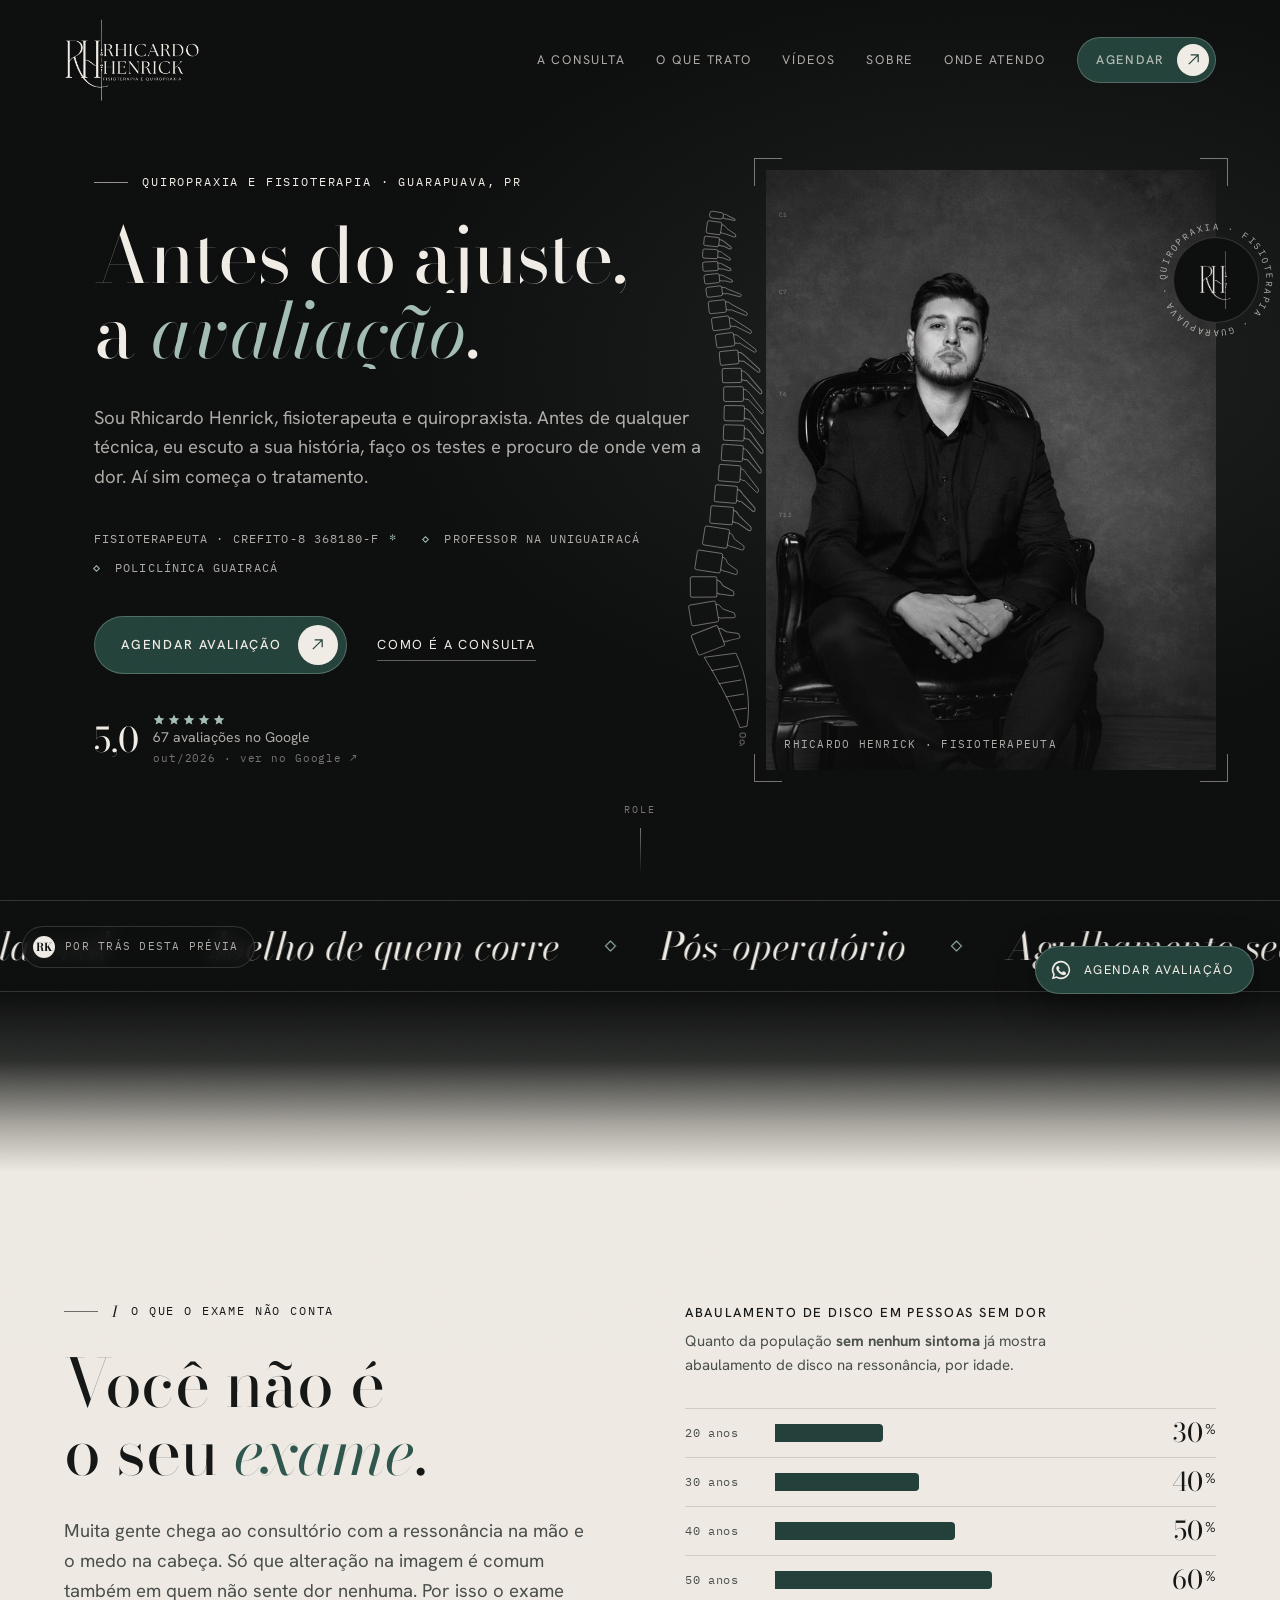
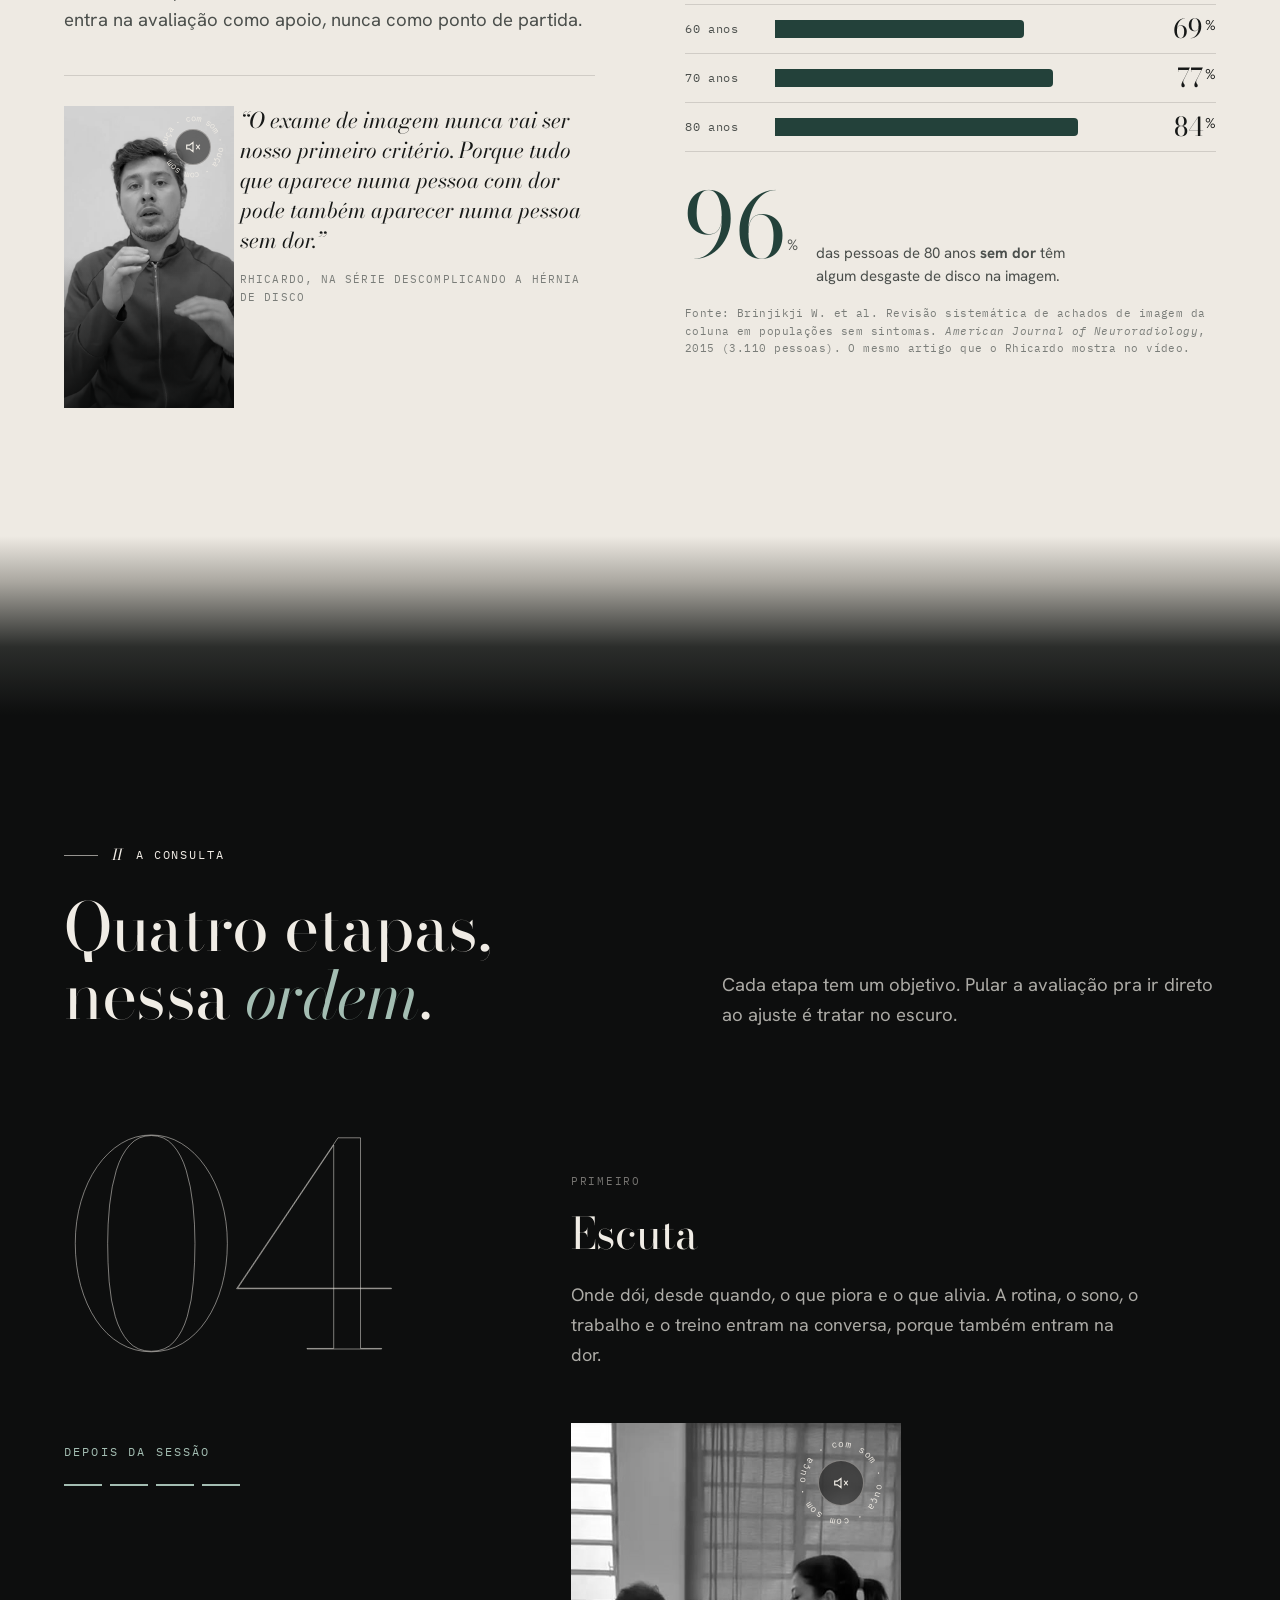
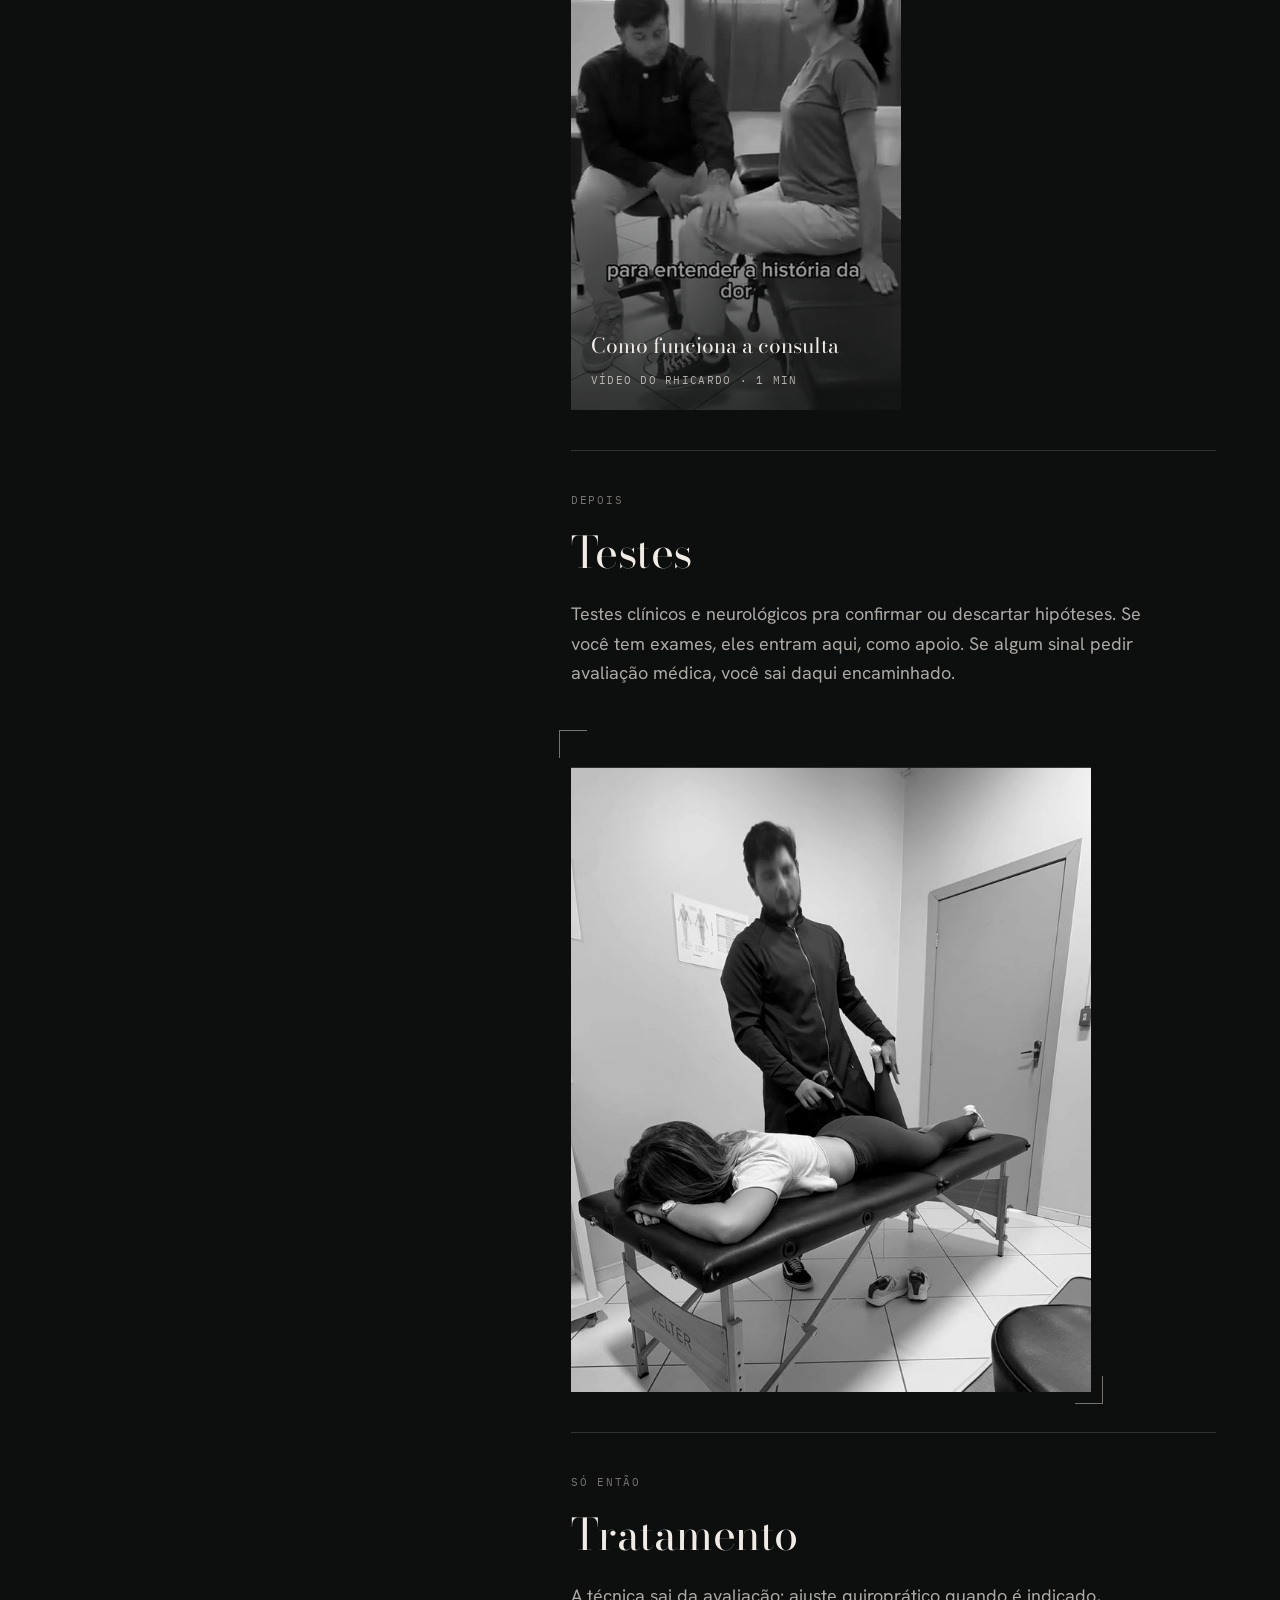
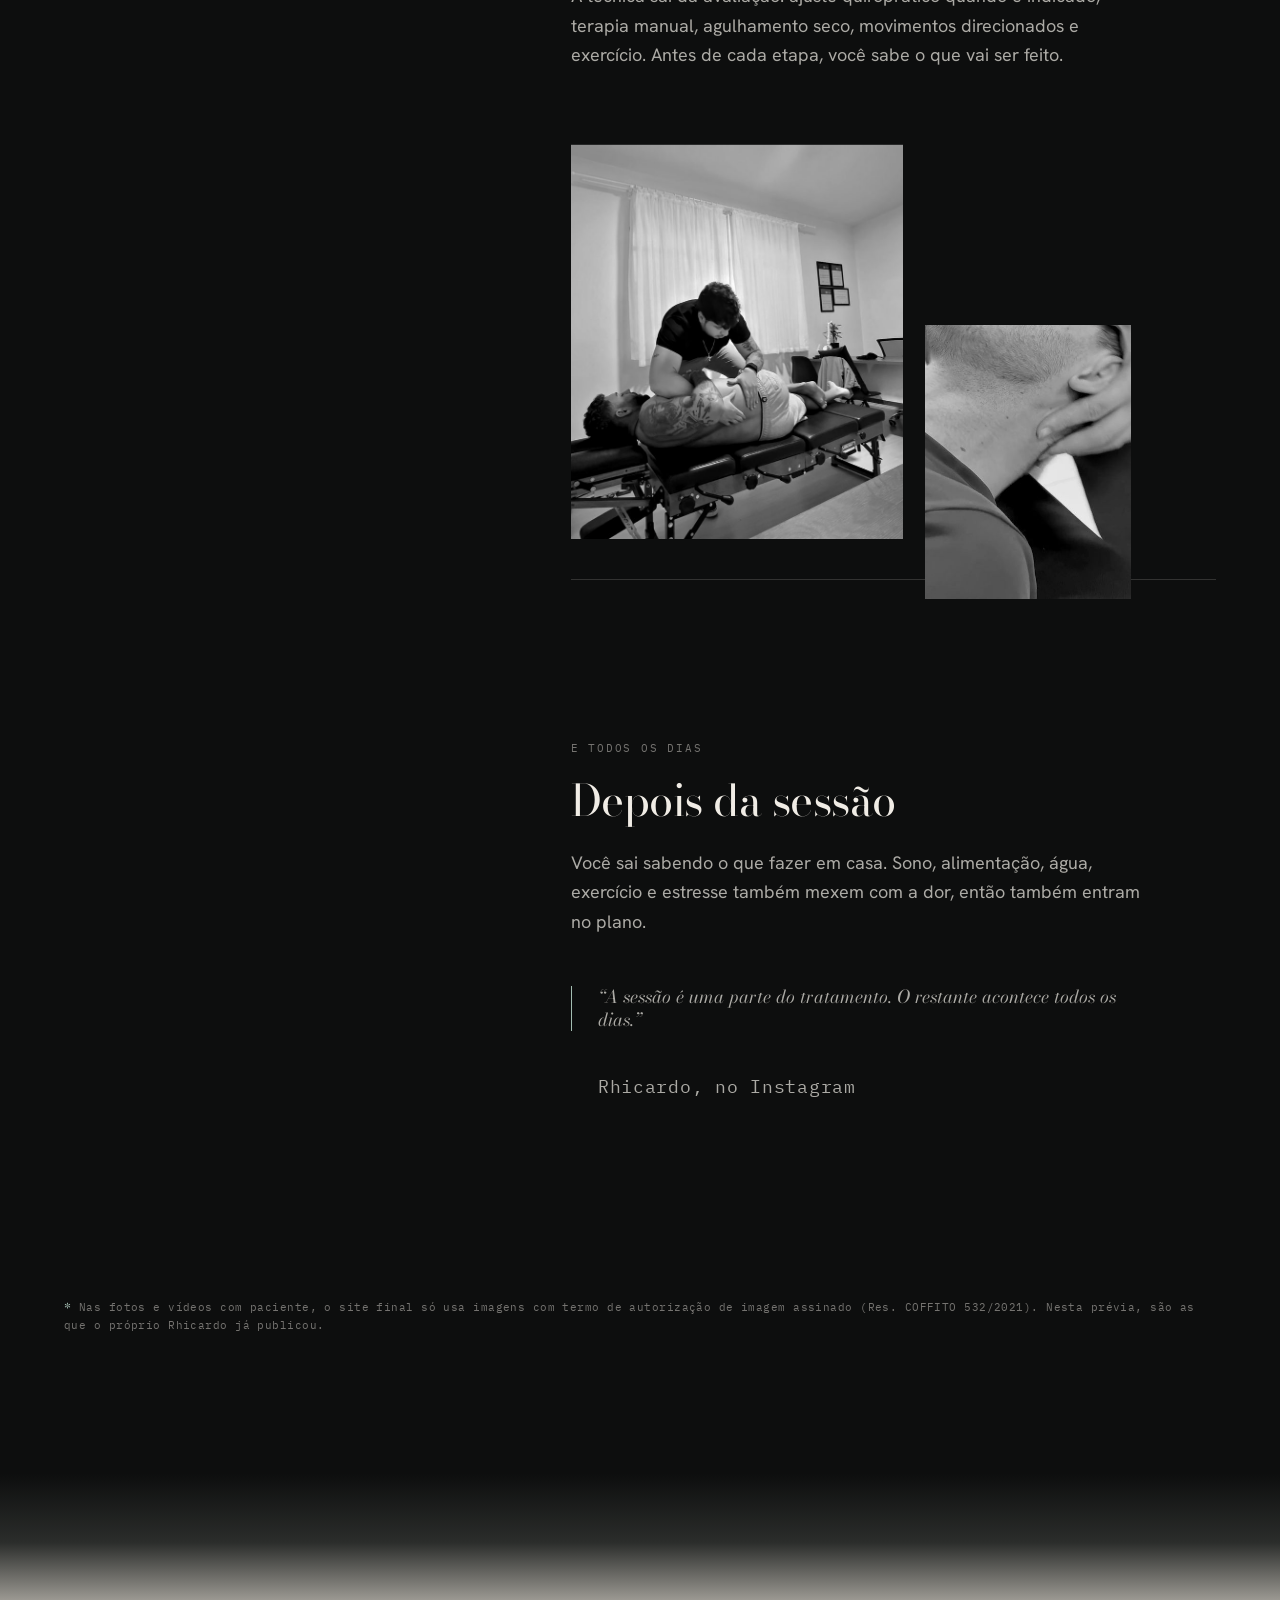
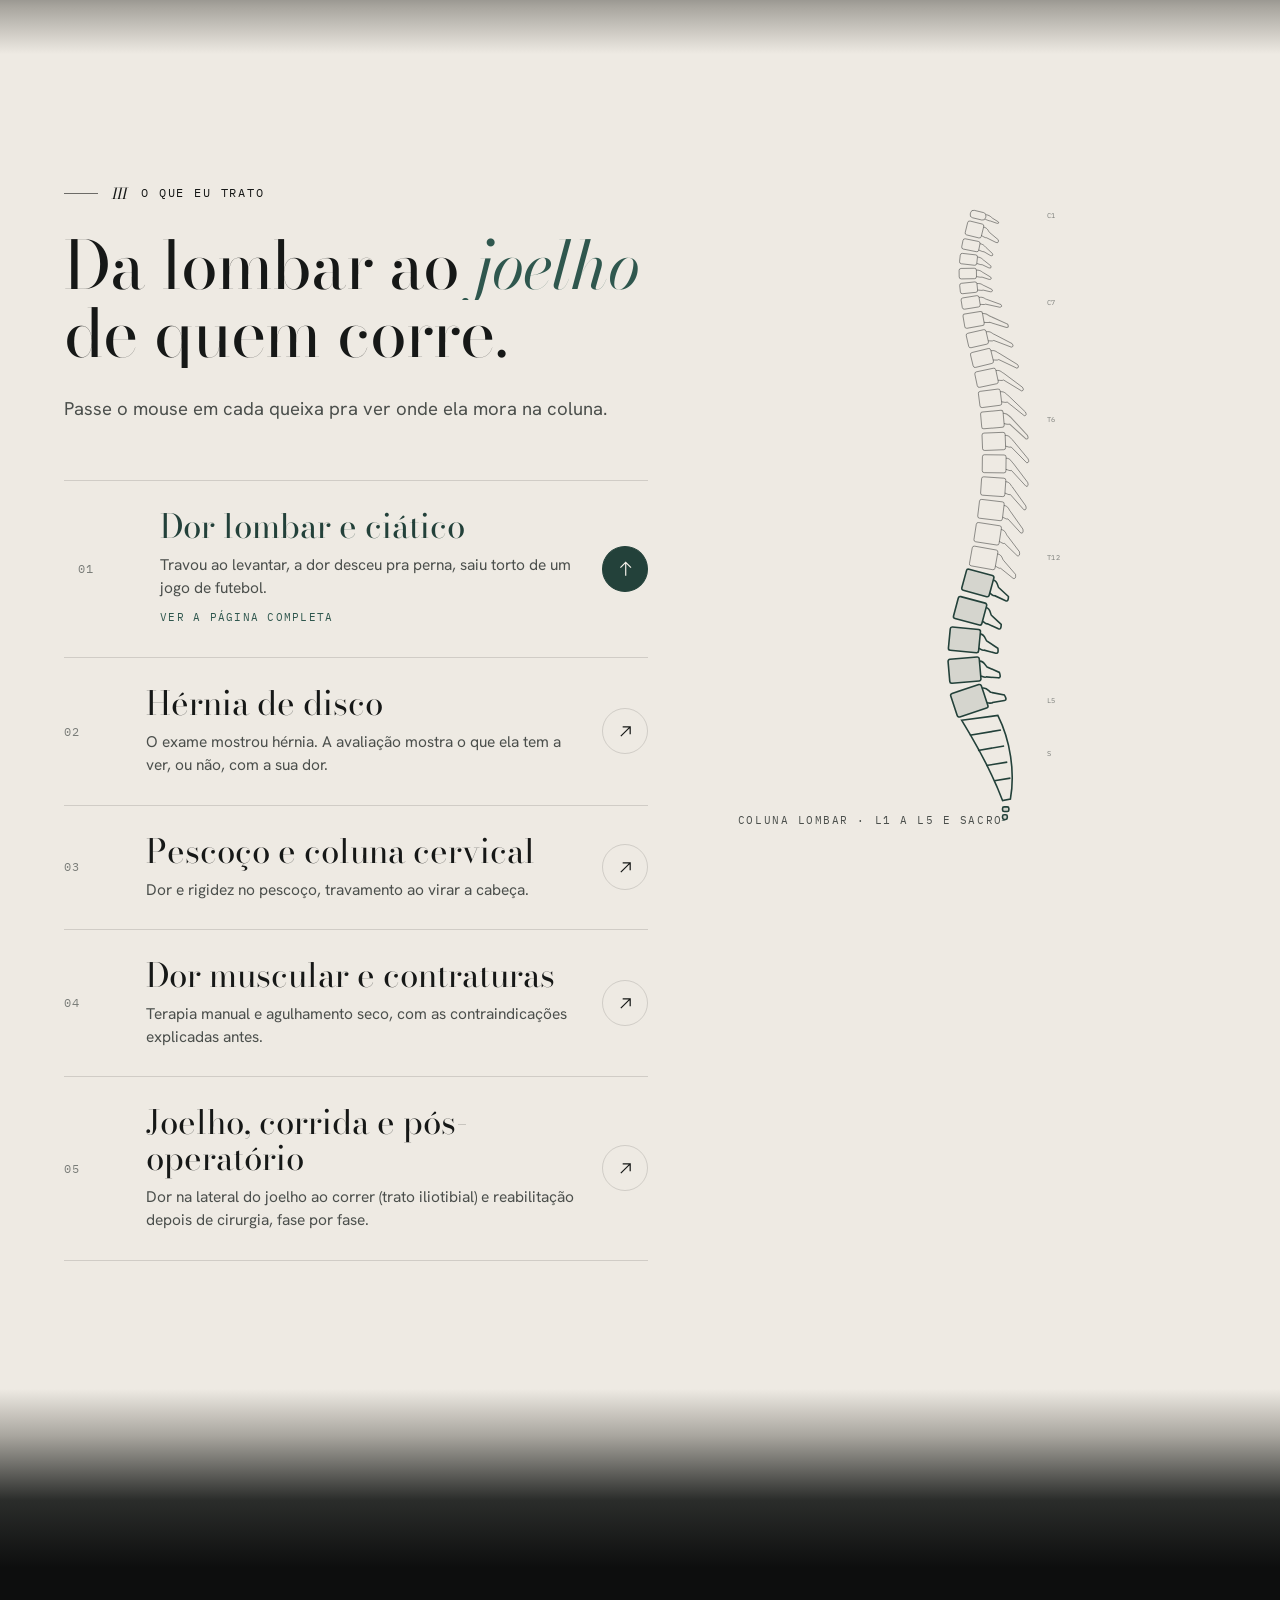
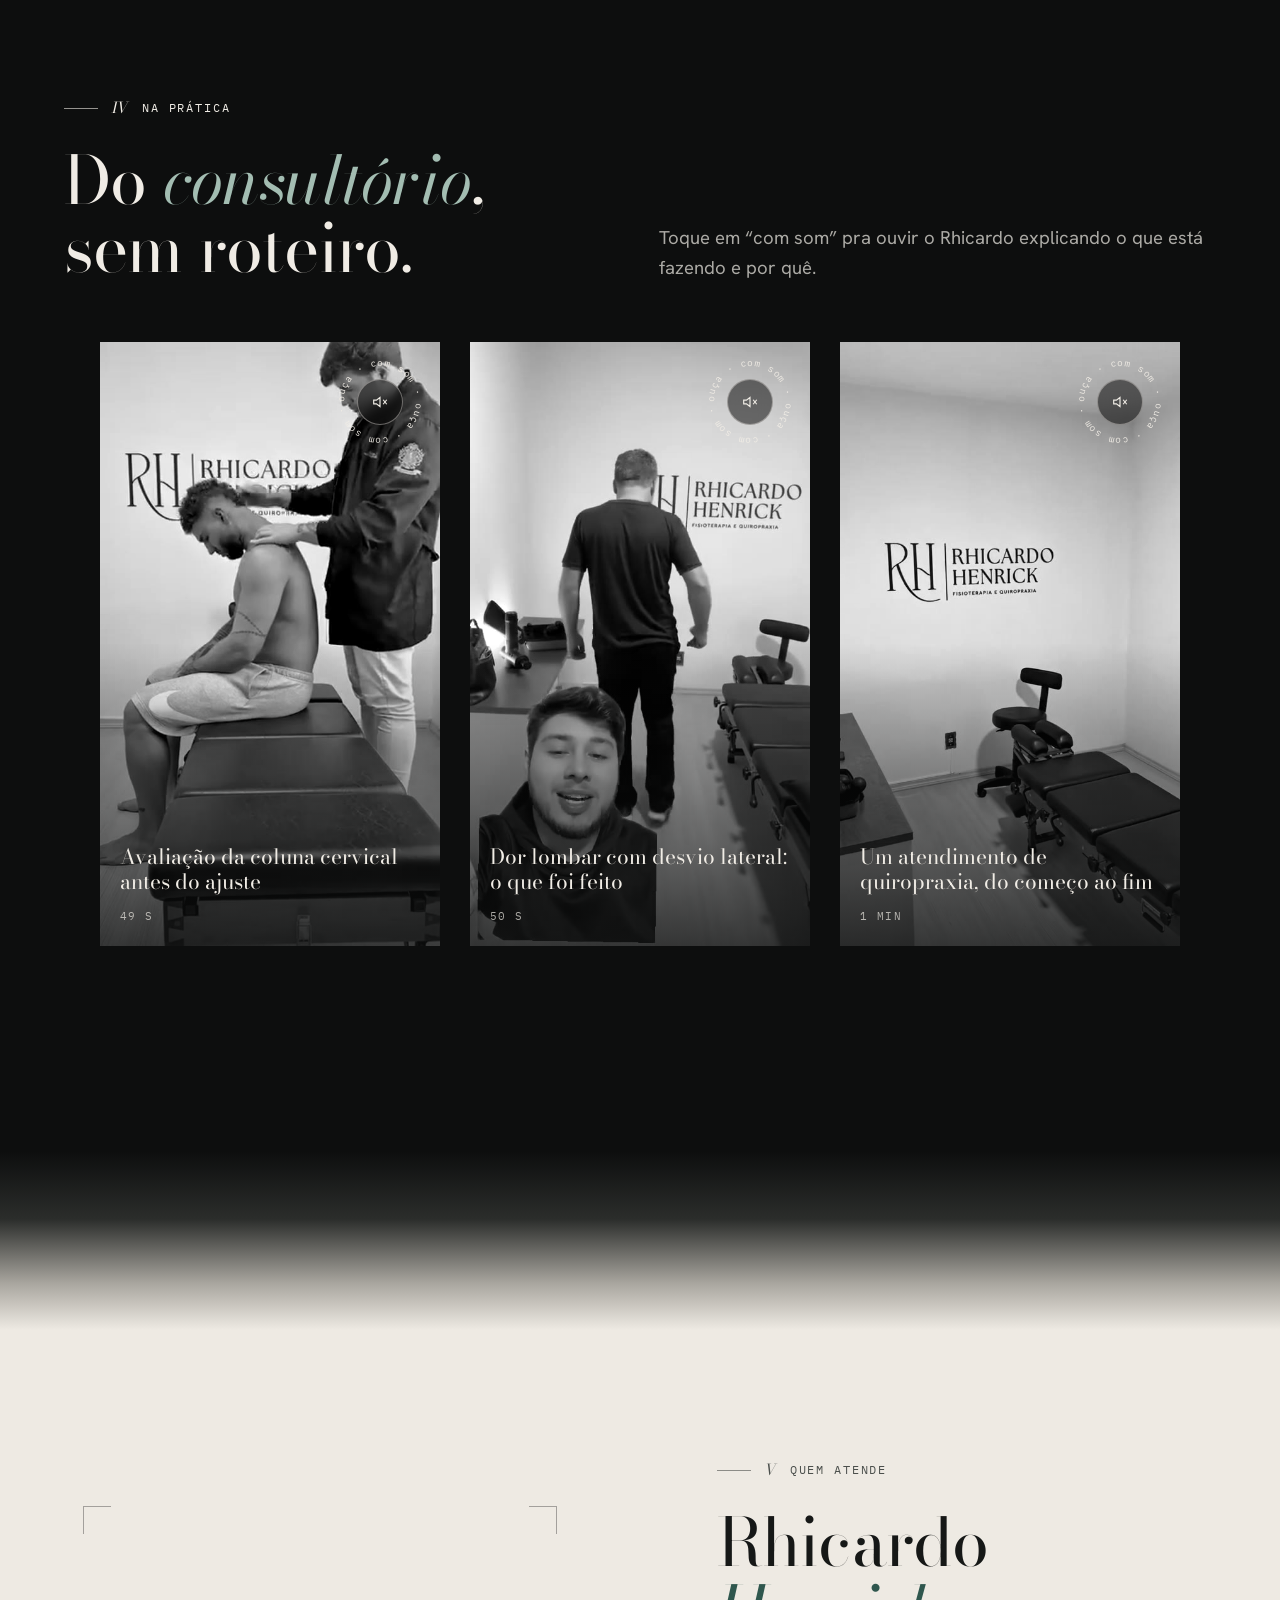
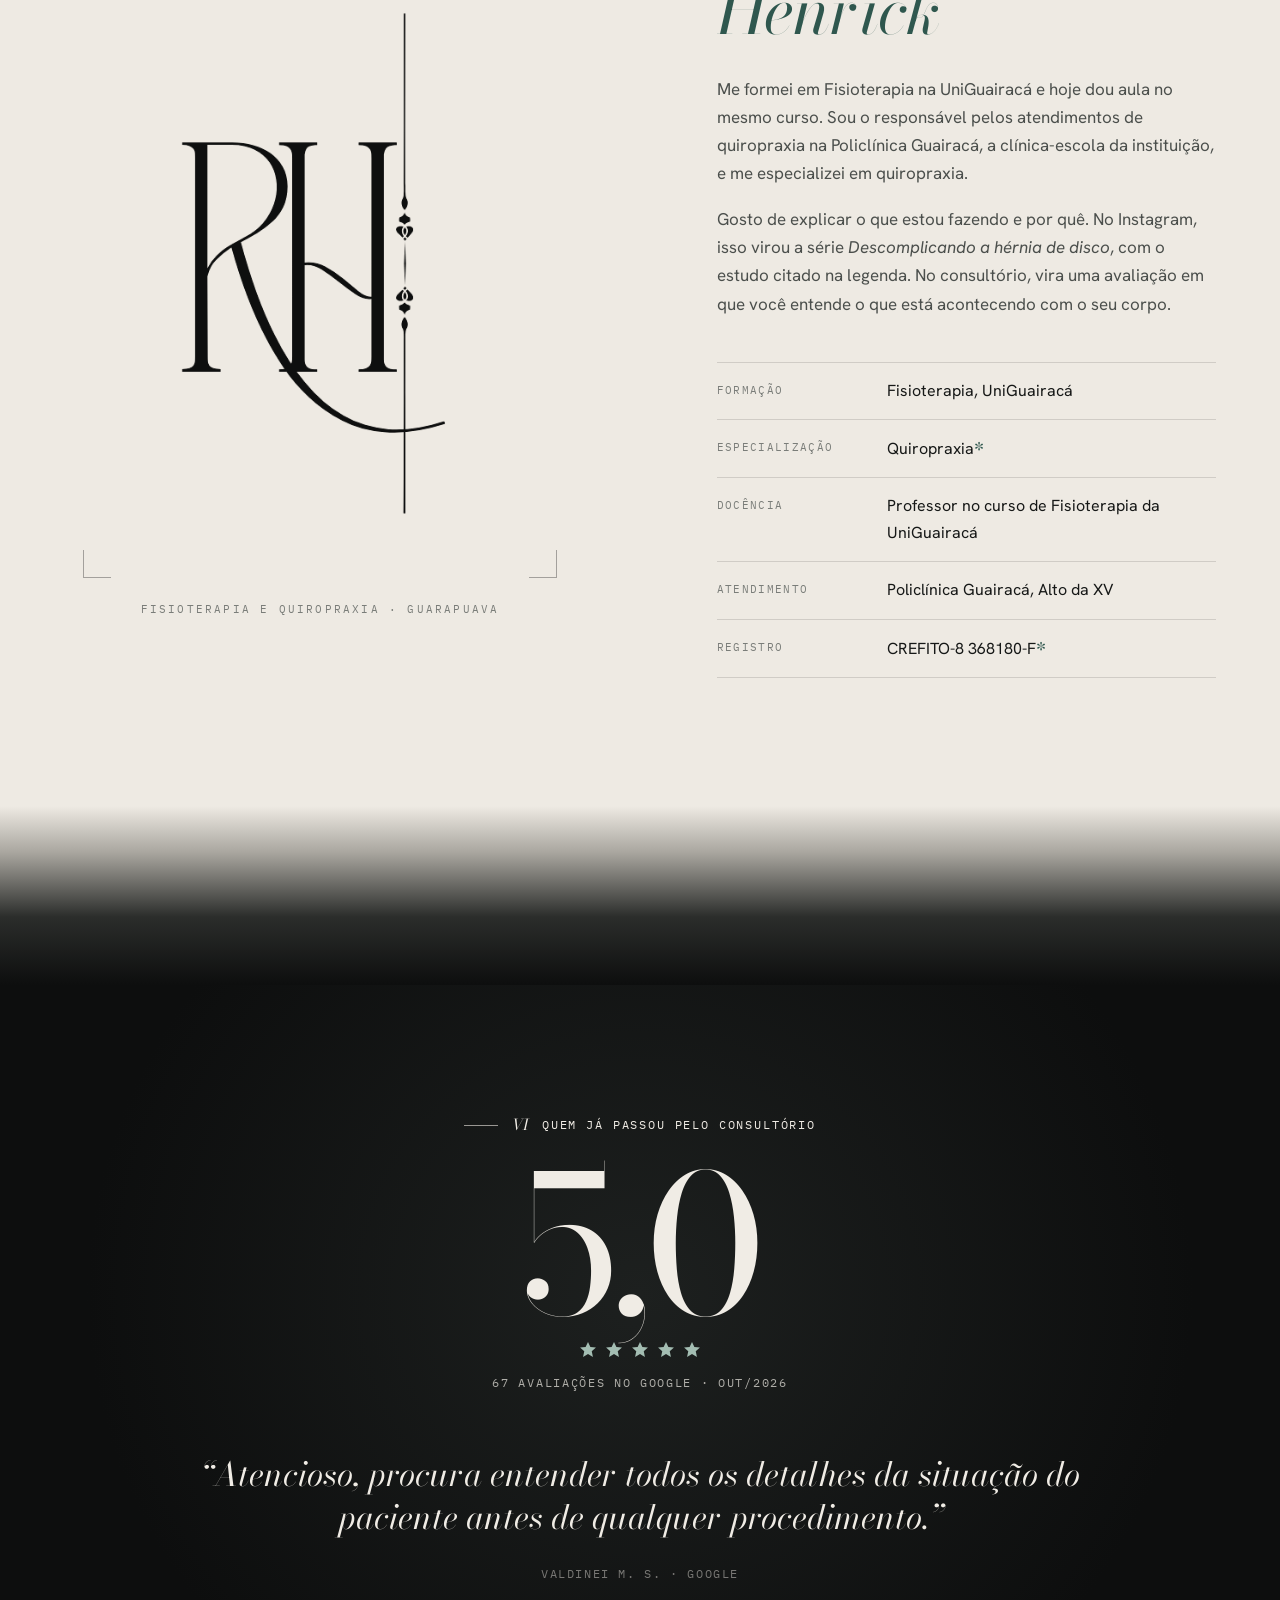
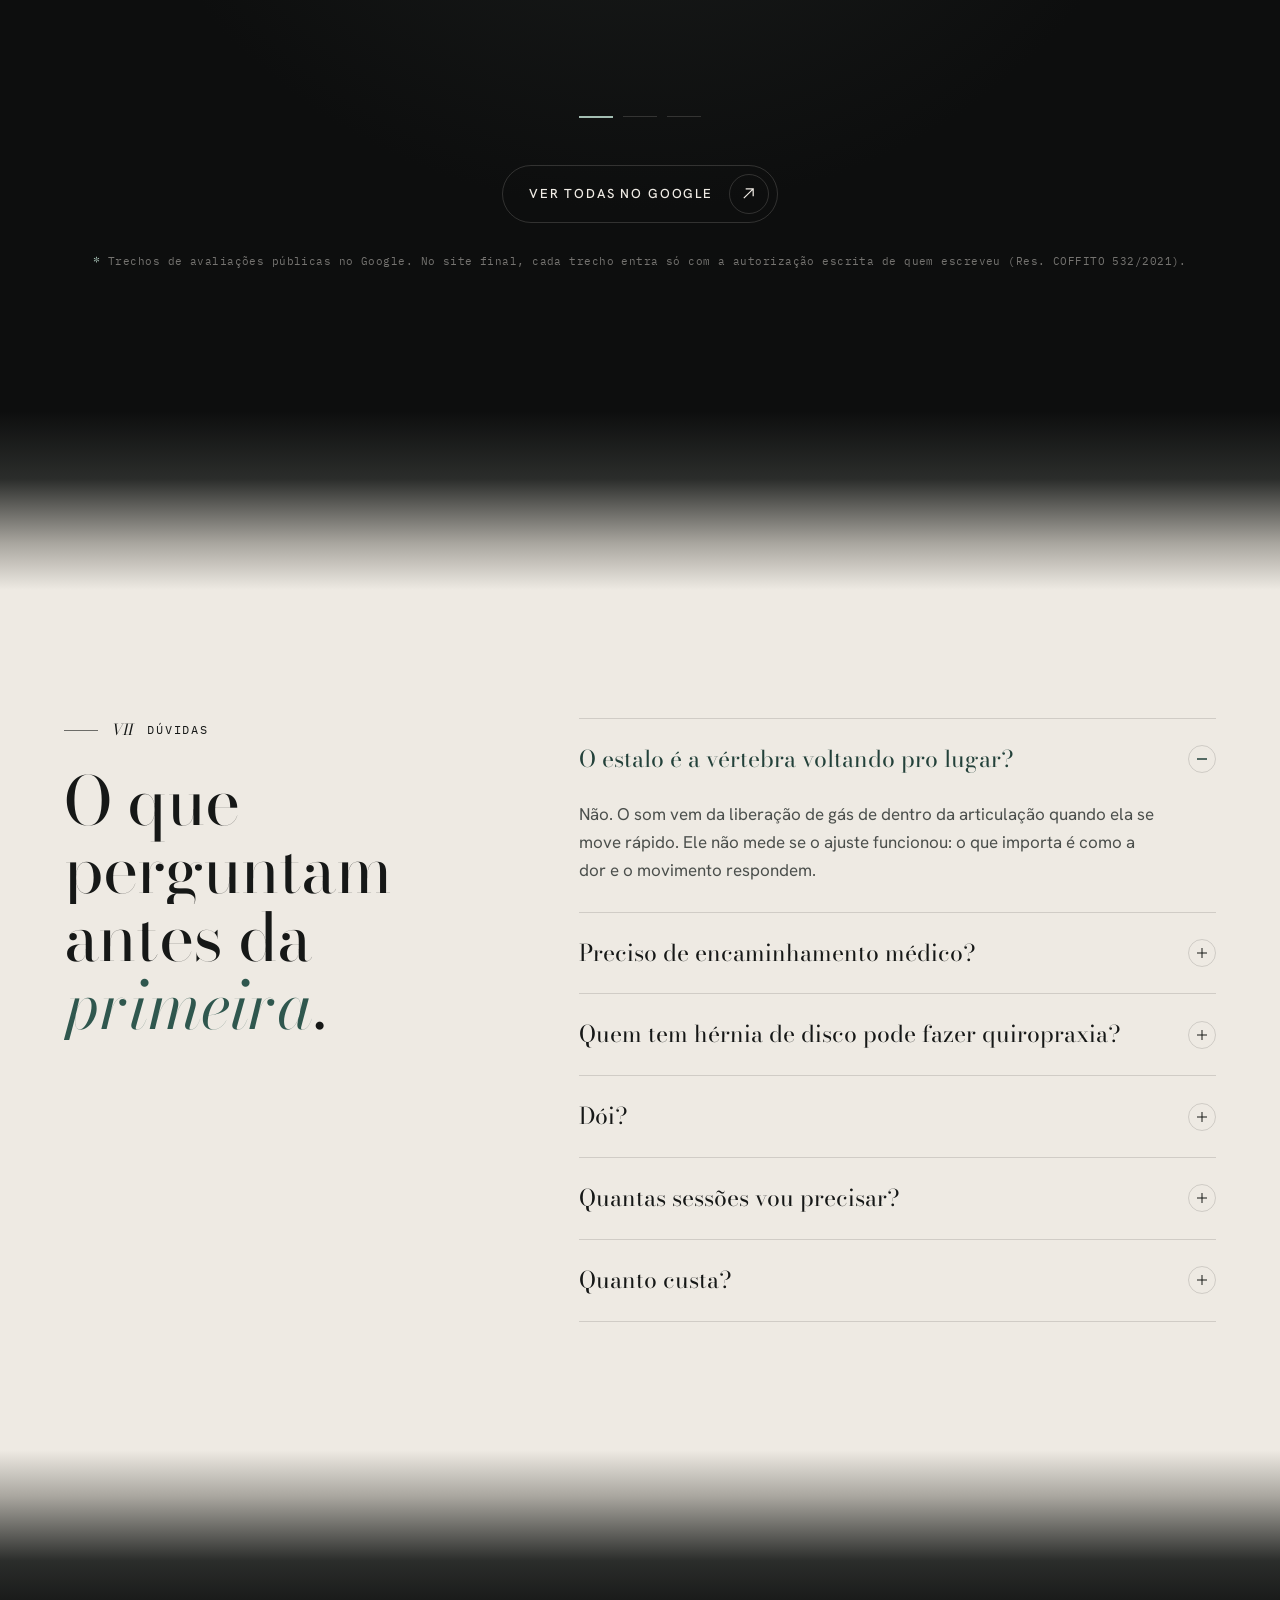
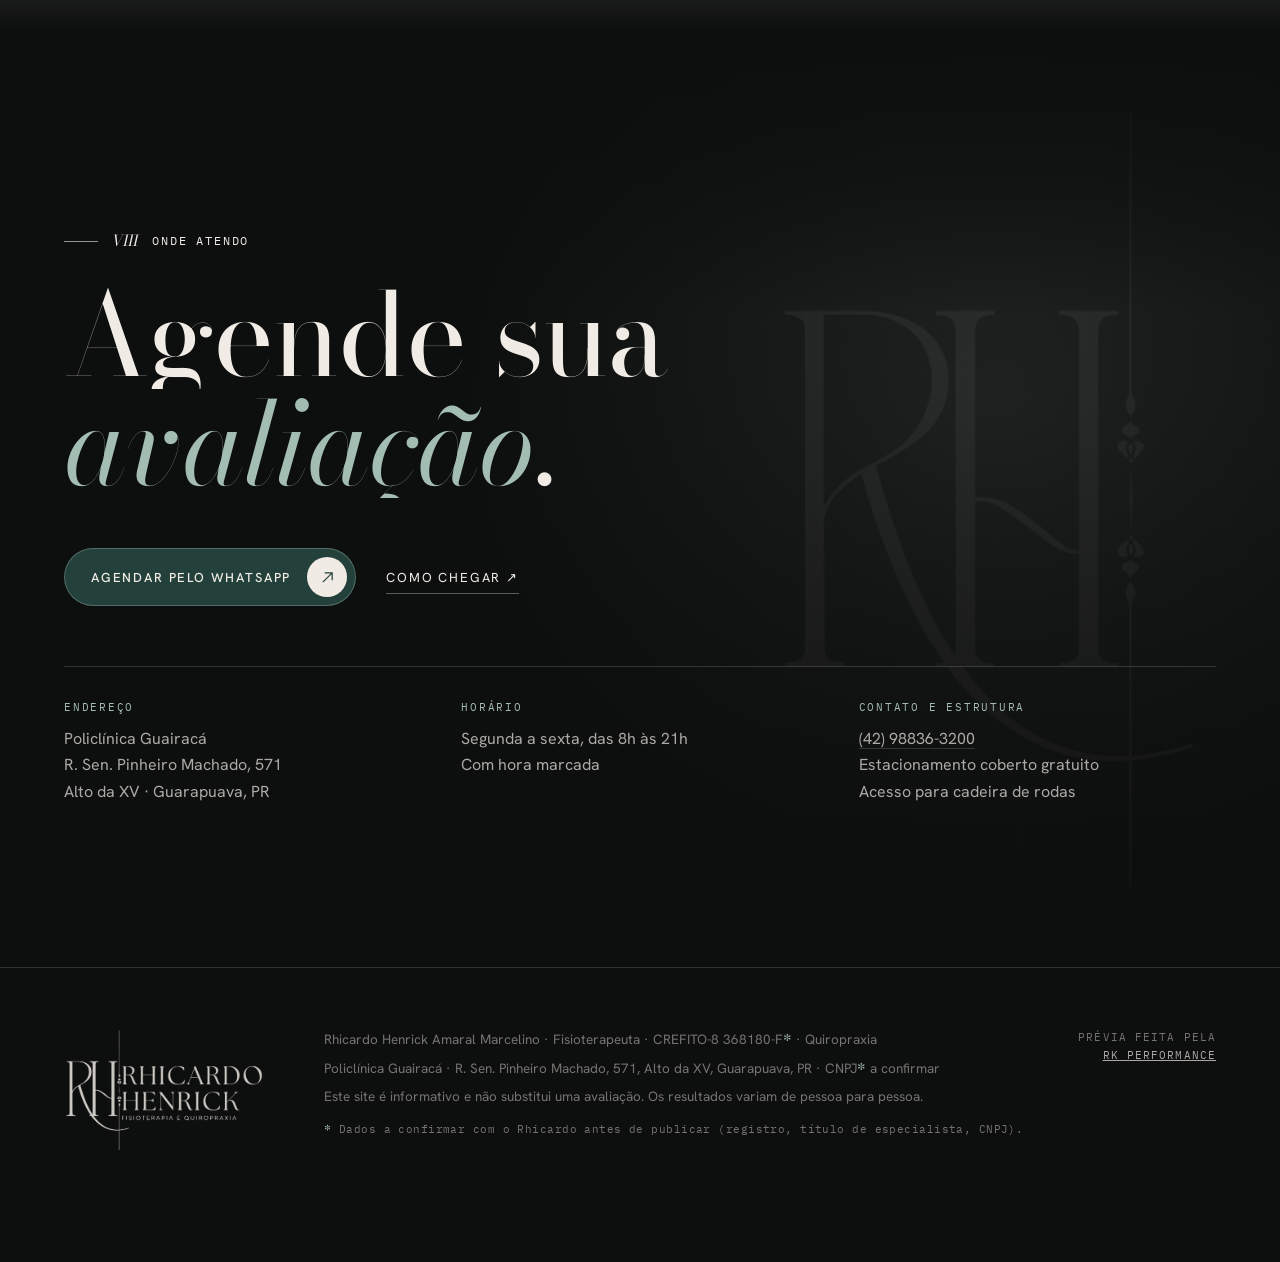
<file: index.html>
<!DOCTYPE html>
<html lang="pt-BR">
<head>
<meta charset="utf-8">
<meta name="viewport" content="width=device-width, initial-scale=1, viewport-fit=cover">
<title>Rhicardo Henrick · Quiropraxia e Fisioterapia em Guarapuava</title>
<meta name="description" content="Rhicardo Henrick, fisioterapeuta e quiropraxista em Guarapuava (PR). Avaliação antes do ajuste: dor lombar, ciático, hérnia de disco, pescoço, joelho e pós-operatório. Policlínica Guairacá, Alto da XV.">
<meta name="robots" content="noindex, nofollow">
<meta name="theme-color" content="#0d0e0e">
<link rel="canonical" href="https://joaovitorrk.github.io/rhicardo-henrick-site/">
<meta property="og:type" content="website">
<meta property="og:locale" content="pt_BR">
<meta property="og:title" content="Rhicardo Henrick · Quiropraxia e Fisioterapia em Guarapuava">
<meta property="og:description" content="Antes do ajuste, a avaliação. Fisioterapeuta e quiropraxista, professor na UniGuairacá. 5,0 no Google com 67 avaliações.">
<meta property="og:image" content="https://joaovitorrk.github.io/rhicardo-henrick-site/media/og.jpg">
<link rel="icon" href="media/monograma-escuro.png">
<link rel="preconnect" href="https://fonts.googleapis.com">
<link rel="preconnect" href="https://fonts.gstatic.com" crossorigin>
<link href="https://fonts.googleapis.com/css2?family=Bodoni+Moda:ital,opsz,wght@0,6..96,400..600;1,6..96,400..600&family=Hanken+Grotesk:wght@300..600&family=IBM+Plex+Mono:wght@400;500&display=swap" rel="stylesheet">
<link rel="stylesheet" href="assets/site.css">
<script>document.documentElement.classList.add('js')</script>
</head>
<body>

<div class="grain" aria-hidden="true"></div>
<div class="intro" aria-hidden="true"><i></i><img src="media/monograma-claro.png" alt=""></div>
<div class="prog-cel" aria-hidden="true"></div>
<div class="coluna-prog" aria-hidden="true"></div>

<header id="topo">
  <a class="marca" href="./" aria-label="Rhicardo Henrick, início"><img src="media/logo-claro.png" alt="Rhicardo Henrick · Fisioterapia e Quiropraxia" width="980" height="605"></a>
  <nav id="menu" aria-label="Seções">
    <a href="#consulta">A consulta</a>
    <a href="#trata">O que trato</a>
    <a href="#videos">Vídeos</a>
    <a href="#sobre">Sobre</a>
    <a href="#contato">Onde atendo</a>
    <a href="#rk" class="rk-cel" data-rk>Por trás desta prévia</a>
    <a class="bt bt-topo" href="#contato" data-demo="zap" data-msg="Olá, Rhicardo! Vim pelo site e quero agendar uma avaliação.">Agendar <span class="seta"><svg viewBox="0 0 16 16" fill="none" stroke="currentColor" stroke-width="1.3"><path d="M3 13 13 3M5 3h8v8"/></svg></span></a>
  </nav>
  <button class="menu-bt" aria-expanded="false" aria-controls="menu">Menu</button>
</header>

<main>

<!-- 1. ABERTURA -->
<section class="abertura" id="abertura" data-secao="Abertura">
  <div class="texto">
    <p class="kicker rv">Quiropraxia e fisioterapia · Guarapuava, PR</p>
    <h1 class="rv d1"><span class="mascara"><span>Antes do ajuste,</span></span><span class="mascara"><span>a <em>avaliação</em>.</span></span></h1>
    <p class="lead rv d2">Sou Rhicardo Henrick, fisioterapeuta e quiropraxista. Antes de qualquer técnica, eu escuto a sua história, faço os testes e procuro de onde vem a dor. Aí sim começa o tratamento.</p>
    <ul class="creds rv d2">
      <li>Fisioterapeuta · CREFITO-8 368180-F<span class="ast">*</span></li>
      <li>Professor na UniGuairacá</li>
      <li>Policlínica Guairacá</li>
    </ul>
    <div class="acoes rv d3">
      <a class="bt" href="#contato" data-demo="zap" data-msg="Olá, Rhicardo! Vim pelo site e quero agendar uma avaliação.">Agendar avaliação <span class="seta"><svg viewBox="0 0 16 16" fill="none" stroke="currentColor" stroke-width="1.3"><path d="M3 13 13 3M5 3h8v8"/></svg></span></a>
      <a class="link-fio" href="#consulta">Como é a consulta</a>
    </div>
    <a class="google rv d3" href="https://maps.google.com/?cid=9833688596390662971" target="_blank" rel="noopener">
      <b>5,0</b>
      <span><span class="estrelas" aria-hidden="true"><svg viewBox="0 0 12 12"><path fill="currentColor" d="M6 .6 7.6 4l3.7.4-2.8 2.5.8 3.7L6 8.7l-3.3 1.9.8-3.7L.7 4.4 4.4 4z"/></svg><svg viewBox="0 0 12 12"><path fill="currentColor" d="M6 .6 7.6 4l3.7.4-2.8 2.5.8 3.7L6 8.7l-3.3 1.9.8-3.7L.7 4.4 4.4 4z"/></svg><svg viewBox="0 0 12 12"><path fill="currentColor" d="M6 .6 7.6 4l3.7.4-2.8 2.5.8 3.7L6 8.7l-3.3 1.9.8-3.7L.7 4.4 4.4 4z"/></svg><svg viewBox="0 0 12 12"><path fill="currentColor" d="M6 .6 7.6 4l3.7.4-2.8 2.5.8 3.7L6 8.7l-3.3 1.9.8-3.7L.7 4.4 4.4 4z"/></svg><svg viewBox="0 0 12 12"><path fill="currentColor" d="M6 .6 7.6 4l3.7.4-2.8 2.5.8 3.7L6 8.7l-3.3 1.9.8-3.7L.7 4.4 4.4 4z"/></svg></span>67 avaliações no Google<small>out/2026 · ver no Google ↗</small></span>
    </a>
  </div>

  <div class="palco">
    <svg class="espinha espinha-hero" data-espinha="hero" aria-hidden="true"></svg>
    <div class="quadro">
      <picture>
        <source media="(max-width: 900px)" srcset="media/retrato-hero-cel.jpg">
        <img class="foto-hero" src="media/retrato-hero-700.jpg" srcset="media/retrato-hero-700.jpg 700w, media/retrato-hero.jpg 1290w" sizes="(max-width: 900px) 100vw, 500px" alt="Rhicardo Henrick, fisioterapeuta e quiropraxista, em retrato de estúdio" fetchpriority="high" width="1290" height="1720">
      </picture>
      <span class="legenda-quadro">Rhicardo Henrick · Fisioterapeuta</span>
    </div>
    <i class="canto a"></i><i class="canto b"></i><i class="canto c"></i><i class="canto d"></i>
    <div class="selo" aria-hidden="true">
      <svg class="giro" viewBox="0 0 128 128"><defs><path id="circ" d="M64,64 m-50,0 a50,50 0 1,1 100,0 a50,50 0 1,1 -100,0"/></defs><text><textPath href="#circ" textLength="306" lengthAdjust="spacing">Quiropraxia · Fisioterapia · Guarapuava ·</textPath></text></svg>
      <span class="miolo-selo"><img src="media/monograma-claro.png" alt=""></span>
    </div>
  </div>
  <a class="rolar" href="#exame">Role<i></i></a>
</section>

<div class="letreiro" aria-label="O que eu trato"><div class="trilho" id="faixa">
  <span>Dor lombar</span><span>Ciático</span><span>Hérnia de disco</span><span>Coluna cervical</span><span>Desvio lateral</span><span>Joelho de quem corre</span><span>Pós-operatório</span><span>Agulhamento seco</span><span>Terapia manual</span><span>Exercício</span>
</div></div>

<div class="faixa-luz para-claro" aria-hidden="true"></div>

<!-- 2. VOCÊ NÃO É O SEU EXAME -->
<section class="sec claro exame" id="exame" data-secao="O exame">
  <div class="miolo">
    <div>
      <p class="kicker rv"><span class="rom">I</span> O que o exame não conta</p>
      <h2 class="rv d1"><span class="mascara"><span>Você não é</span></span><span class="mascara"><span>o seu <em>exame</em>.</span></span></h2>
      <p class="lead rv d2">Muita gente chega ao consultório com a ressonância na mão e o medo na cabeça. Só que alteração na imagem é comum também em quem não sente dor nenhuma. Por isso o exame entra na avaliação como apoio, nunca como ponto de partida.</p>
      <figure class="citacao rv d2">
        <div class="vid mini" data-titulo="Descomplicando a hérnia de disco">
          <video data-src="media/hernia.mp4" poster="media/hernia-poster.jpg" muted playsinline loop preload="none"></video>
          <button class="som" aria-pressed="false" aria-label="Ativar som do vídeo"><svg class="giro" viewBox="0 0 92 92" aria-hidden="true"><defs><path id="c-h" d="M46,46 m-36,0 a36,36 0 1,1 72,0 a36,36 0 1,1 -72,0"/></defs><text><textPath href="#c-h" textLength="222" lengthAdjust="spacing">ouça · com som · ouça · com som ·</textPath></text></svg><span class="nucleo"><svg class="desl" viewBox="0 0 20 20" fill="none" stroke="currentColor" stroke-width="1.3"><path d="M3 8v4h3l4 3V5L6 8H3z"/><path d="M13.5 7.5l4 5m0-5l-4 5"/></svg><svg class="liga" viewBox="0 0 20 20" fill="none" stroke="currentColor" stroke-width="1.3"><path d="M3 8v4h3l4 3V5L6 8H3z"/><path d="M13 7a4 4 0 0 1 0 6m2-8a7 7 0 0 1 0 10"/></svg></span><span class="oculto">Ativar som</span></button>
        </div>
        <div>
          <blockquote>“O exame de imagem nunca vai ser nosso primeiro critério. Porque tudo que aparece numa pessoa com dor pode também aparecer numa pessoa sem dor.”</blockquote>
          <figcaption>Rhicardo, na série Descomplicando a hérnia de disco</figcaption>
        </div>
      </figure>
    </div>

    <div class="grafico rv d1">
      <h3>Abaulamento de disco em pessoas sem dor</h3>
      <p class="sub">Quanto da população <b>sem nenhum sintoma</b> já mostra abaulamento de disco na ressonância, por idade.</p>
      <ol class="barras" id="barras" aria-label="Prevalência de abaulamento de disco em pessoas sem dor, por idade">
        <li tabindex="0" style="--v:30;--i:0"><span class="idade">20 anos</span><span class="trilha"><span class="barra"></span></span><span class="valor">30<span class="pct">%</span></span><span class="dica">3 em cada 10 pessoas de 20 anos sem dor</span></li>
        <li tabindex="0" style="--v:40;--i:1"><span class="idade">30 anos</span><span class="trilha"><span class="barra"></span></span><span class="valor">40<span class="pct">%</span></span><span class="dica">4 em cada 10 pessoas de 30 anos sem dor</span></li>
        <li tabindex="0" style="--v:50;--i:2"><span class="idade">40 anos</span><span class="trilha"><span class="barra"></span></span><span class="valor">50<span class="pct">%</span></span><span class="dica">metade das pessoas de 40 anos sem dor</span></li>
        <li tabindex="0" style="--v:60;--i:3"><span class="idade">50 anos</span><span class="trilha"><span class="barra"></span></span><span class="valor">60<span class="pct">%</span></span><span class="dica">6 em cada 10 pessoas de 50 anos sem dor</span></li>
        <li tabindex="0" style="--v:69;--i:4"><span class="idade">60 anos</span><span class="trilha"><span class="barra"></span></span><span class="valor">69<span class="pct">%</span></span><span class="dica">quase 7 em cada 10 pessoas de 60 anos sem dor</span></li>
        <li tabindex="0" style="--v:77;--i:5"><span class="idade">70 anos</span><span class="trilha"><span class="barra"></span></span><span class="valor">77<span class="pct">%</span></span><span class="dica">quase 8 em cada 10 pessoas de 70 anos sem dor</span></li>
        <li tabindex="0" style="--v:84;--i:6"><span class="idade">80 anos</span><span class="trilha"><span class="barra"></span></span><span class="valor">84<span class="pct">%</span></span><span class="dica">mais de 8 em cada 10 pessoas de 80 anos sem dor</span></li>
      </ol>
      <div class="destaque-num"><b data-conta="96">96<span class="pct">%</span></b><span>das pessoas de 80 anos <b>sem dor</b> têm algum desgaste de disco na imagem.</span></div>
      <p class="nota fonte">Fonte: Brinjikji W. et al. Revisão sistemática de achados de imagem da coluna em populações sem sintomas. <i>American Journal of Neuroradiology</i>, 2015 (3.110 pessoas). O mesmo artigo que o Rhicardo mostra no vídeo.</p>
    </div>
  </div>
</section>

<div class="faixa-luz para-escuro" aria-hidden="true"></div>

<!-- 3. A CONSULTA -->
<section class="sec consulta" id="consulta" data-secao="A consulta">
  <div class="miolo">
    <div class="cab">
      <div>
        <p class="kicker rv"><span class="rom">II</span> A consulta</p>
        <h2 class="rv d1"><span class="mascara"><span>Quatro etapas,</span></span><span class="mascara"><span>nessa <em>ordem</em>.</span></span></h2>
      </div>
      <p class="lead rv d2">Cada etapa tem um objetivo. Pular a avaliação pra ir direto ao ajuste é tratar no escuro.</p>
    </div>

    <div class="passos">
      <div class="numero-fixo" aria-hidden="true">
        <div class="num"><span class="on">01</span><span>02</span><span>03</span><span>04</span></div>
        <p class="nome-passo">Escuta</p>
        <div class="regua"><i class="on"></i><i></i><i></i><i></i></div>
      </div>

      <ol class="lista-passos" style="list-style:none;margin:0;padding:0">
        <li class="passo" data-n="01" data-nome="Escuta">
          <p class="etapa" data-n="01">Primeiro</p>
          <h3 class="rv">Escuta</h3>
          <p class="rv d1">Onde dói, desde quando, o que piora e o que alivia. A rotina, o sono, o trabalho e o treino entram na conversa, porque também entram na dor.</p>
          <div class="midia rv d2">
            <div class="vid" data-titulo="Como funciona a consulta">
              <video data-src="media/consulta.mp4" poster="media/consulta-poster.jpg" muted playsinline loop preload="none"></video>
              <button class="som" aria-pressed="false" aria-label="Ativar som do vídeo"><svg class="giro" viewBox="0 0 92 92" aria-hidden="true"><defs><path id="c-c" d="M46,46 m-36,0 a36,36 0 1,1 72,0 a36,36 0 1,1 -72,0"/></defs><text><textPath href="#c-c" textLength="222" lengthAdjust="spacing">ouça · com som · ouça · com som ·</textPath></text></svg><span class="nucleo"><svg class="desl" viewBox="0 0 20 20" fill="none" stroke="currentColor" stroke-width="1.3"><path d="M3 8v4h3l4 3V5L6 8H3z"/><path d="M13.5 7.5l4 5m0-5l-4 5"/></svg><svg class="liga" viewBox="0 0 20 20" fill="none" stroke="currentColor" stroke-width="1.3"><path d="M3 8v4h3l4 3V5L6 8H3z"/><path d="M13 7a4 4 0 0 1 0 6m2-8a7 7 0 0 1 0 10"/></svg></span><span class="oculto">Ativar som</span></button>
              <div class="info"><b>Como funciona a consulta</b><small>Vídeo do Rhicardo · 1 min</small></div>
            </div>
          </div>
        </li>
        <li class="passo" data-n="02" data-nome="Testes">
          <p class="etapa" data-n="02">Depois</p>
          <h3 class="rv">Testes</h3>
          <p class="rv d1">Testes clínicos e neurológicos pra confirmar ou descartar hipóteses. Se você tem exames, eles entram aqui, como apoio. Se algum sinal pedir avaliação médica, você sai daqui encaminhado.</p>
          <div class="midia rv d2">
            <div class="foto"><img src="media/avaliacao-quadril-700.jpg" srcset="media/avaliacao-quadril-700.jpg 700w, media/avaliacao-quadril.jpg 1080w" sizes="(max-width: 900px) 92vw, 520px" alt="Rhicardo fazendo um teste de movimento no quadril de uma paciente deitada de bruços" loading="lazy" data-parallax="-0.04"></div>
            <i class="canto a"></i><i class="canto d" style="right:auto;left:calc(min(100%,520px) - 16px)"></i>
          </div>
        </li>
        <li class="passo" data-n="03" data-nome="Tratamento">
          <p class="etapa" data-n="03">Só então</p>
          <h3 class="rv">Tratamento</h3>
          <p class="rv d1">A técnica sai da avaliação: ajuste quiroprático quando é indicado, terapia manual, agulhamento seco, movimentos direcionados e exercício. Antes de cada etapa, você sabe o que vai ser feito.</p>
          <div class="midia rv d2">
            <div class="duo">
              <div class="foto"><img src="media/ajuste-lombar-700.jpg" srcset="media/ajuste-lombar-700.jpg 700w, media/ajuste-lombar.jpg 1200w" sizes="(max-width: 900px) 60vw, 340px" alt="Ajuste na região lombar com o paciente deitado de lado na maca de quiropraxia" loading="lazy" data-parallax="-0.03"></div>
              <div class="foto"><img src="media/maos-700.jpg" srcset="media/maos-700.jpg 700w, media/maos.jpg 1200w" sizes="(max-width: 900px) 36vw, 210px" alt="Mãos do Rhicardo apoiando o pescoço de um paciente" loading="lazy" data-parallax="0.05"></div>
            </div>
          </div>
        </li>
        <li class="passo" data-n="04" data-nome="Depois da sessão">
          <p class="etapa" data-n="04">E todos os dias</p>
          <h3 class="rv">Depois da sessão</h3>
          <p class="rv d1">Você sai sabendo o que fazer em casa. Sono, alimentação, água, exercício e estresse também mexem com a dor, então também entram no plano.</p>
          <p class="frase-passo rv d2">“A sessão é uma parte do tratamento. O restante acontece todos os dias.”</p>
          <p class="nota rv d3" style="margin-top:22px;padding-left:27px">Rhicardo, no Instagram</p>
        </li>
      </ol>
    </div>
    <p class="nota aviso-img"><span class="ast">*</span> Nas fotos e vídeos com paciente, o site final só usa imagens com termo de autorização de imagem assinado (Res. COFFITO 532/2021). Nesta prévia, são as que o próprio Rhicardo já publicou.</p>
  </div>
</section>

<div class="faixa-luz para-claro" aria-hidden="true"></div>

<!-- 4. O QUE TRATA -->
<section class="sec claro trata" id="trata" data-secao="O que trato">
  <div class="miolo">
    <div>
      <p class="kicker rv"><span class="rom">III</span> O que eu trato</p>
      <h2 class="rv d1"><span class="mascara"><span>Da lombar ao <em>joelho</em></span></span><span class="mascara"><span>de quem corre.</span></span></h2>
      <p class="lead rv d2"><span class="txt-pc">Passe o mouse em cada queixa pra ver onde ela mora na coluna.</span><span class="txt-cel">Cada queixa leva ao que vale saber antes da primeira consulta.</span></p>
      <ol class="indice" id="indice">
        <li data-regiao="lombar" class="on">
          <a href="dor-lombar-ciatico-guarapuava/">
            <span class="n">01</span>
            <span><span class="t">Dor lombar e ciático</span><span class="d">Travou ao levantar, a dor desceu pra perna, saiu torto de um jogo de futebol.</span><span class="pagina">Ver a página completa</span></span>
            <span class="ir"><svg viewBox="0 0 16 16" fill="none" stroke="currentColor" stroke-width="1.3"><path d="M3 13 13 3M5 3h8v8"/></svg></span>
          </a>
        </li>
        <li data-regiao="hernia">
          <a href="#exame">
            <span class="n">02</span>
            <span><span class="t">Hérnia de disco</span><span class="d">O exame mostrou hérnia. A avaliação mostra o que ela tem a ver, ou não, com a sua dor.</span></span>
            <span class="ir"><svg viewBox="0 0 16 16" fill="none" stroke="currentColor" stroke-width="1.3"><path d="M3 13 13 3M5 3h8v8"/></svg></span>
          </a>
        </li>
        <li data-regiao="cervical">
          <a href="#videos">
            <span class="n">03</span>
            <span><span class="t">Pescoço e coluna cervical</span><span class="d">Dor e rigidez no pescoço, travamento ao virar a cabeça.</span></span>
            <span class="ir"><svg viewBox="0 0 16 16" fill="none" stroke="currentColor" stroke-width="1.3"><path d="M3 13 13 3M5 3h8v8"/></svg></span>
          </a>
        </li>
        <li data-regiao="muscular" data-foto="media/maos-700.jpg">
          <a href="#consulta">
            <span class="n">04</span>
            <span><span class="t">Dor muscular e contraturas</span><span class="d">Terapia manual e agulhamento seco, com as contraindicações explicadas antes.</span></span>
            <span class="ir"><svg viewBox="0 0 16 16" fill="none" stroke="currentColor" stroke-width="1.3"><path d="M3 13 13 3M5 3h8v8"/></svg></span>
          </a>
        </li>
        <li data-regiao="joelho" data-foto="media/avaliacao-quadril-700.jpg">
          <a href="#contato">
            <span class="n">05</span>
            <span><span class="t">Joelho, corrida e pós-operatório</span><span class="d">Dor na lateral do joelho ao correr (trato iliotibial) e reabilitação depois de cirurgia, fase por fase.</span></span>
            <span class="ir"><svg viewBox="0 0 16 16" fill="none" stroke="currentColor" stroke-width="1.3"><path d="M3 13 13 3M5 3h8v8"/></svg></span>
          </a>
        </li>
      </ol>
    </div>
    <div class="mapa" id="mapa" aria-hidden="true">
      <svg class="espinha" data-espinha="mapa"></svg>
      <div class="foto-mapa" data-foto-de="muscular"><img src="media/maos-700.jpg" alt="" loading="lazy"></div>
      <div class="foto-mapa" data-foto-de="joelho"><img src="media/avaliacao-quadril-700.jpg" alt="" loading="lazy"></div>
      <span class="regiao" id="regiao">Coluna lombar · L1 a L5</span>
    </div>
  </div>
</section>

<div class="faixa-luz para-escuro" aria-hidden="true"></div>

<!-- 5. VÍDEOS -->
<section class="sec videos" id="videos" data-secao="Vídeos">
  <div class="miolo">
    <div class="cab">
      <div>
        <p class="kicker rv"><span class="rom">IV</span> Na prática</p>
        <h2 class="rv d1"><span class="mascara"><span>Do <em>consultório</em>,</span></span><span class="mascara"><span>sem roteiro.</span></span></h2>
      </div>
      <p class="lead rv d2">Toque em “com som” pra ouvir o Rhicardo explicando o que está fazendo e por quê.</p>
    </div>
    <div class="trilho-vid">
      <div class="vid rv">
        <video data-src="media/cervical.mp4" poster="media/cervical-poster.jpg" muted playsinline loop preload="none"></video>
        <button class="som" aria-pressed="false" aria-label="Ativar som do vídeo"><svg class="giro" viewBox="0 0 92 92" aria-hidden="true"><defs><path id="c-1" d="M46,46 m-36,0 a36,36 0 1,1 72,0 a36,36 0 1,1 -72,0"/></defs><text><textPath href="#c-1" textLength="222" lengthAdjust="spacing">ouça · com som · ouça · com som ·</textPath></text></svg><span class="nucleo"><svg class="desl" viewBox="0 0 20 20" fill="none" stroke="currentColor" stroke-width="1.3"><path d="M3 8v4h3l4 3V5L6 8H3z"/><path d="M13.5 7.5l4 5m0-5l-4 5"/></svg><svg class="liga" viewBox="0 0 20 20" fill="none" stroke="currentColor" stroke-width="1.3"><path d="M3 8v4h3l4 3V5L6 8H3z"/><path d="M13 7a4 4 0 0 1 0 6m2-8a7 7 0 0 1 0 10"/></svg></span><span class="oculto">Ativar som</span></button>
        <div class="info"><b>Avaliação da coluna cervical antes do ajuste</b><small>49 s</small></div>
      </div>
      <div class="vid rv d1">
        <video data-src="media/desvio-lateral.mp4" poster="media/desvio-lateral-poster.jpg" muted playsinline loop preload="none"></video>
        <button class="som" aria-pressed="false" aria-label="Ativar som do vídeo"><svg class="giro" viewBox="0 0 92 92" aria-hidden="true"><defs><path id="c-2" d="M46,46 m-36,0 a36,36 0 1,1 72,0 a36,36 0 1,1 -72,0"/></defs><text><textPath href="#c-2" textLength="222" lengthAdjust="spacing">ouça · com som · ouça · com som ·</textPath></text></svg><span class="nucleo"><svg class="desl" viewBox="0 0 20 20" fill="none" stroke="currentColor" stroke-width="1.3"><path d="M3 8v4h3l4 3V5L6 8H3z"/><path d="M13.5 7.5l4 5m0-5l-4 5"/></svg><svg class="liga" viewBox="0 0 20 20" fill="none" stroke="currentColor" stroke-width="1.3"><path d="M3 8v4h3l4 3V5L6 8H3z"/><path d="M13 7a4 4 0 0 1 0 6m2-8a7 7 0 0 1 0 10"/></svg></span><span class="oculto">Ativar som</span></button>
        <div class="info"><b>Dor lombar com desvio lateral: o que foi feito</b><small>50 s</small></div>
      </div>
      <div class="vid rv d2">
        <video data-src="media/atendimento.mp4" poster="media/atendimento-poster.jpg" muted playsinline loop preload="none"></video>
        <button class="som" aria-pressed="false" aria-label="Ativar som do vídeo"><svg class="giro" viewBox="0 0 92 92" aria-hidden="true"><defs><path id="c-3" d="M46,46 m-36,0 a36,36 0 1,1 72,0 a36,36 0 1,1 -72,0"/></defs><text><textPath href="#c-3" textLength="222" lengthAdjust="spacing">ouça · com som · ouça · com som ·</textPath></text></svg><span class="nucleo"><svg class="desl" viewBox="0 0 20 20" fill="none" stroke="currentColor" stroke-width="1.3"><path d="M3 8v4h3l4 3V5L6 8H3z"/><path d="M13.5 7.5l4 5m0-5l-4 5"/></svg><svg class="liga" viewBox="0 0 20 20" fill="none" stroke="currentColor" stroke-width="1.3"><path d="M3 8v4h3l4 3V5L6 8H3z"/><path d="M13 7a4 4 0 0 1 0 6m2-8a7 7 0 0 1 0 10"/></svg></span><span class="oculto">Ativar som</span></button>
        <div class="info"><b>Um atendimento de quiropraxia, do começo ao fim</b><small>1 min</small></div>
      </div>
    </div>
  </div>
</section>

<div class="faixa-luz para-claro" aria-hidden="true"></div>

<!-- 6. SOBRE -->
<section class="sec claro sobre" id="sobre" data-secao="Sobre">
  <div class="retrato placa" aria-hidden="true">
    <div class="moldura rv"><img class="mono-grande" src="media/monograma-escuro.png" alt="" data-parallax="-0.04"><i class="canto a"></i><i class="canto b"></i><i class="canto c"></i><i class="canto d"></i></div>
    <span class="legenda-placa">Fisioterapia e Quiropraxia · Guarapuava</span>
  </div>
  <div class="corpo">
    <p class="kicker rv"><span class="rom">V</span> Quem atende</p>
    <h2 class="rv d1"><span class="mascara"><span>Rhicardo</span></span><span class="mascara"><span><em>Henrick</em></span></span></h2>
    <p class="rv d2">Me formei em Fisioterapia na UniGuairacá e hoje dou aula no mesmo curso. Sou o responsável pelos atendimentos de quiropraxia na Policlínica Guairacá, a clínica-escola da instituição, e me especializei em quiropraxia.</p>
    <p class="rv d2">Gosto de explicar o que estou fazendo e por quê. No Instagram, isso virou a série <i>Descomplicando a hérnia de disco</i>, com o estudo citado na legenda. No consultório, vira uma avaliação em que você entende o que está acontecendo com o seu corpo.</p>
    <ul class="fatos rv d3">
      <li><span class="k">Formação</span><span class="v">Fisioterapia, UniGuairacá</span></li>
      <li><span class="k">Especialização</span><span class="v">Quiropraxia<span class="ast" style="font-size:inherit;letter-spacing:0">*</span></span></li>
      <li><span class="k">Docência</span><span class="v">Professor no curso de Fisioterapia da UniGuairacá</span></li>
      <li><span class="k">Atendimento</span><span class="v">Policlínica Guairacá, Alto da XV</span></li>
      <li><span class="k">Registro</span><span class="v">CREFITO-8 368180-F<span class="ast" style="font-size:inherit;letter-spacing:0">*</span></span></li>
    </ul>
  </div>
</section>

<div class="faixa-luz para-escuro" aria-hidden="true"></div>

<!-- 7. AVALIAÇÕES -->
<section class="sec avaliacoes" id="avaliacoes" data-secao="Avaliações">
  <div class="miolo">
    <p class="kicker rv" style="justify-content:center"><span class="rom">VI</span> Quem já passou pelo consultório</p>
    <div class="nota-grande rv d1">
      <b data-conta-dec="5,0">5,0</b>
      <span class="estrelas" aria-hidden="true"><svg viewBox="0 0 12 12"><path fill="currentColor" d="M6 .6 7.6 4l3.7.4-2.8 2.5.8 3.7L6 8.7l-3.3 1.9.8-3.7L.7 4.4 4.4 4z"/></svg><svg viewBox="0 0 12 12"><path fill="currentColor" d="M6 .6 7.6 4l3.7.4-2.8 2.5.8 3.7L6 8.7l-3.3 1.9.8-3.7L.7 4.4 4.4 4z"/></svg><svg viewBox="0 0 12 12"><path fill="currentColor" d="M6 .6 7.6 4l3.7.4-2.8 2.5.8 3.7L6 8.7l-3.3 1.9.8-3.7L.7 4.4 4.4 4z"/></svg><svg viewBox="0 0 12 12"><path fill="currentColor" d="M6 .6 7.6 4l3.7.4-2.8 2.5.8 3.7L6 8.7l-3.3 1.9.8-3.7L.7 4.4 4.4 4z"/></svg><svg viewBox="0 0 12 12"><path fill="currentColor" d="M6 .6 7.6 4l3.7.4-2.8 2.5.8 3.7L6 8.7l-3.3 1.9.8-3.7L.7 4.4 4.4 4z"/></svg></span>
      <small>67 avaliações no Google · out/2026</small>
    </div>
    <div class="depo rv d2" id="depo">
      <figure class="on"><blockquote>“Atencioso, procura entender todos os detalhes da situação do paciente antes de qualquer procedimento.”</blockquote><figcaption>Valdinei M. S. · Google</figcaption></figure>
      <figure><blockquote>“Fui tratada com muita atenção, cuidado e profissionalismo durante todo o atendimento.”</blockquote><figcaption>Caroline V. · Google</figcaption></figure>
      <figure><blockquote>“Atencioso, gentil e extremamente cuidadoso com os pacientes!”</blockquote><figcaption>Ana Carolina S. · Google</figcaption></figure>
    </div>
    <div class="pontos" id="pontos"><button class="on" aria-label="Avaliação 1"></button><button aria-label="Avaliação 2"></button><button aria-label="Avaliação 3"></button></div>
    <a class="bt contorno" href="https://maps.google.com/?cid=9833688596390662971" target="_blank" rel="noopener">Ver todas no Google <span class="seta"><svg viewBox="0 0 16 16" fill="none" stroke="currentColor" stroke-width="1.3"><path d="M3 13 13 3M5 3h8v8"/></svg></span></a>
    <p class="nota" style="margin-top:30px"><span class="ast">*</span> Trechos de avaliações públicas no Google. No site final, cada trecho entra só com a autorização escrita de quem escreveu (Res. COFFITO 532/2021).</p>
  </div>
</section>

<div class="faixa-luz para-claro" aria-hidden="true"></div>

<!-- 8. DÚVIDAS -->
<section class="sec claro duvidas" id="duvidas" data-secao="Dúvidas">
  <div class="miolo">
    <div class="cola">
      <p class="kicker rv"><span class="rom">VII</span> Dúvidas</p>
      <h2 class="rv d1"><span class="mascara"><span>O que perguntam</span></span><span class="mascara"><span>antes da <em>primeira</em>.</span></span></h2>
    </div>
    <div class="faq rv d1">
      <details open><summary>O estalo é a vértebra voltando pro lugar?<i></i></summary><div class="resp">Não. O som vem da liberação de gás de dentro da articulação quando ela se move rápido. Ele não mede se o ajuste funcionou: o que importa é como a dor e o movimento respondem.</div></details>
      <details><summary>Preciso de encaminhamento médico?<i></i></summary><div class="resp">Não. Você pode agendar direto. Se tiver exames, traga: eles ajudam na avaliação. E se algum sinal pedir avaliação médica, eu encaminho.</div></details>
      <details><summary>Quem tem hérnia de disco pode fazer quiropraxia?<i></i></summary><div class="resp">Depende da avaliação. Ter hérnia no exame não define a dor nem o tratamento. Os testes clínicos é que mostram o que é indicado, o que não é e quando outra abordagem faz mais sentido.</div></details>
      <details><summary>Dói?<i></i></summary><div class="resp">Cada técnica é explicada antes de ser feita, e nada acontece sem o seu consentimento. Um desconforto leve nas horas seguintes pode acontecer e faz parte do que é combinado na consulta.</div></details>
      <details><summary>Quantas sessões vou precisar?<i></i></summary><div class="resp">Depende do quadro e de como o seu corpo responde. O plano é definido na avaliação e revisto a cada sessão. Os resultados variam de pessoa para pessoa.</div></details>
      <details><summary>Quanto custa?<i></i></summary><div class="resp">Os valores são informados no atendimento e pelo WhatsApp, junto com o plano proposto pra você.</div></details>
    </div>
  </div>
</section>

<div class="faixa-luz para-escuro" aria-hidden="true"></div>

<!-- 9. CONTATO -->
<section class="sec contato" id="contato" data-secao="Onde atendo">
  <div class="fundo" aria-hidden="true"><img class="agua-contato" src="media/monograma-claro.png" alt=""></div>
  <div class="miolo">
    <p class="kicker rv"><span class="rom">VIII</span> Onde atendo</p>
    <h2 class="rv d1"><span class="mascara"><span>Agende sua</span></span><span class="mascara"><span><em>avaliação</em>.</span></span></h2>
    <div class="acoes rv d2">
      <a class="bt" href="#" data-demo="zap" data-msg="Olá, Rhicardo! Vim pelo site e quero agendar uma avaliação.">Agendar pelo WhatsApp <span class="seta"><svg viewBox="0 0 16 16" fill="none" stroke="currentColor" stroke-width="1.3"><path d="M3 13 13 3M5 3h8v8"/></svg></span></a>
      <a class="link-fio" href="https://maps.google.com/?cid=9833688596390662971" target="_blank" rel="noopener">Como chegar ↗</a>
    </div>
    <div class="dados rv d3">
      <div><h3>Endereço</h3><p>Policlínica Guairacá<br>R. Sen. Pinheiro Machado, 571<br>Alto da XV · Guarapuava, PR</p></div>
      <div><h3>Horário</h3><p>Segunda a sexta, das 8h às 21h<br>Com hora marcada</p></div>
      <div><h3>Contato e estrutura</h3><p><a href="#" data-demo="tel">(42) 98836-3200</a><br>Estacionamento coberto gratuito<br>Acesso para cadeira de rodas</p></div>
    </div>
  </div>
</section>

</main>

<footer class="rodape">
  <div class="miolo">
    <img src="media/logo-claro.png" alt="Rhicardo Henrick · Fisioterapia e Quiropraxia" loading="lazy">
    <div>
      <p>Rhicardo Henrick Amaral Marcelino · Fisioterapeuta · CREFITO-8 368180-F<span class="ast">*</span> · Quiropraxia</p>
      <p>Policlínica Guairacá · R. Sen. Pinheiro Machado, 571, Alto da XV, Guarapuava, PR · CNPJ<span class="ast">*</span> a confirmar</p>
      <p>Este site é informativo e não substitui uma avaliação. Os resultados variam de pessoa para pessoa.</p>
      <p class="nota" style="margin-top:14px"><span class="ast">*</span> Dados a confirmar com o Rhicardo antes de publicar (registro, título de especialista, CNPJ).</p>
    </div>
    <p class="rk">Prévia feita pela<br><a href="https://rkperformance.com.br" target="_blank" rel="noopener">RK Performance</a></p>
  </div>
</footer>

<a class="zap-fixo" href="#" data-demo="zap" data-msg="Olá, Rhicardo! Vim pelo site e quero agendar uma avaliação."><svg viewBox="0 0 24 24" fill="currentColor" aria-hidden="true"><path d="M12 2a10 10 0 0 0-8.6 15.1L2 22l5-1.3A10 10 0 1 0 12 2zm0 18.2a8.2 8.2 0 0 1-4.2-1.2l-.3-.2-3 .8.8-2.9-.2-.3A8.2 8.2 0 1 1 12 20.2zm4.5-6.1c-.2-.1-1.5-.7-1.7-.8-.2-.1-.4-.1-.6.1l-.8 1c-.1.2-.3.2-.5.1a6.7 6.7 0 0 1-3.3-2.9c-.3-.4.3-.4.7-1.3.1-.2 0-.3 0-.4l-.8-1.8c-.2-.5-.4-.4-.6-.4h-.5a1 1 0 0 0-.7.3 3 3 0 0 0-.9 2.2 5.2 5.2 0 0 0 1.1 2.7 11.8 11.8 0 0 0 4.5 4c1.7.7 2.3.8 3.2.6.5-.1 1.5-.6 1.7-1.2.2-.6.2-1.1.2-1.2-.1-.1-.3-.2-.5-.3z"/></svg>Agendar avaliação</a>

<button class="rk-chip" data-rk><b>RK</b>Por trás desta prévia</button>

<nav class="barra-cel" aria-label="Ações rápidas">
  <a href="#" data-demo="zap" data-msg="Olá, Rhicardo! Vim pelo site e quero agendar uma avaliação."><svg viewBox="0 0 24 24" fill="currentColor" aria-hidden="true"><path d="M12 2a10 10 0 0 0-8.6 15.1L2 22l5-1.3A10 10 0 1 0 12 2zm0 18.2a8.2 8.2 0 0 1-4.2-1.2l-.3-.2-3 .8.8-2.9-.2-.3A8.2 8.2 0 1 1 12 20.2zm4.5-6.1c-.2-.1-1.5-.7-1.7-.8-.2-.1-.4-.1-.6.1l-.8 1c-.1.2-.3.2-.5.1a6.7 6.7 0 0 1-3.3-2.9c-.3-.4.3-.4.7-1.3.1-.2 0-.3 0-.4l-.8-1.8c-.2-.5-.4-.4-.6-.4h-.5a1 1 0 0 0-.7.3 3 3 0 0 0-.9 2.2 5.2 5.2 0 0 0 1.1 2.7 11.8 11.8 0 0 0 4.5 4c1.7.7 2.3.8 3.2.6.5-.1 1.5-.6 1.7-1.2.2-.6.2-1.1.2-1.2-.1-.1-.3-.2-.5-.3z"/></svg>Agendar</a>
  <a href="#" data-demo="tel"><svg viewBox="0 0 24 24" fill="none" stroke="currentColor" stroke-width="1.4" aria-hidden="true"><path d="M5 3h4l2 5-2.5 1.5a11 11 0 0 0 6 6L16 13l5 2v4a2 2 0 0 1-2 2A16 16 0 0 1 3 5a2 2 0 0 1 2-2"/></svg>Ligar</a>
  <a href="https://maps.google.com/?cid=9833688596390662971" target="_blank" rel="noopener"><svg viewBox="0 0 24 24" fill="none" stroke="currentColor" stroke-width="1.4" aria-hidden="true"><path d="M12 21s-7-6.2-7-11.5a7 7 0 0 1 14 0C19 14.8 12 21 12 21z"/><circle cx="12" cy="9.5" r="2.5"/></svg>Como chegar</a>
</nav>

<dialog id="demo">
  <div class="demo-box">
    <button class="fechar" data-fecha aria-label="Fechar">×</button>
    <p class="kicker" style="color:var(--verde-2)">Prévia · demonstração</p>
    <h3 id="demo-tit">Agendar pelo WhatsApp</h3>
    <p id="demo-txt">No site final, este botão abre o WhatsApp do Rhicardo com a mensagem já escrita. Assim ele sabe que o paciente veio pelo site e qual página leu:</p>
    <p class="msg" id="demo-msg"></p>
    <button class="bt" data-fecha>Entendi <span class="seta"><svg viewBox="0 0 16 16" fill="none" stroke="currentColor" stroke-width="1.3"><path d="M3 13 13 3M5 3h8v8"/></svg></span></button>
  </div>
</dialog>

<dialog id="rk" aria-labelledby="rk-tit">
  <div class="rk-painel">
    <button class="fechar" data-fecha aria-label="Fechar">×</button>
    <p class="kicker" style="color:var(--verde-2)">RK Performance · para o Rhicardo</p>
    <h2 id="rk-tit">Por trás desta <em>prévia</em></h2>
    <p style="color:var(--texto-2)">Montamos o site com o que você já publicou: seus vídeos, suas fotos, as suas frases. Antes de desenhar, olhamos como um paciente com dor te encontra hoje.</p>
    <h3>O que encontramos</h3>
    <ol>
      <li><b>5,0 no Google com 67 avaliações.</b> É a nota máxima, e você aparece em 4º na busca por “quiropraxia” no mapa de Guarapuava.</li>
      <li><b>O botão “Site” da sua ficha no Google abre um PDF no Google Drive.</b> No celular, quem toca ali cai numa tela de visualização de arquivo, não numa página sobre você.</li>
      <li><b>O botão do Instagram dentro desse PDF leva a um perfil que não existe mais</b> (@fisiorhicardohenrick).</li>
      <li><b>Na busca “quiropraxia guarapuava”</b>, o painel lateral do Google é de outra clínica, e o único site de quiropraxista na primeira página é de um concorrente. Você aparece só pelo Instagram, no fim da página.</li>
    </ol>
    <h3>O que este site resolve</h3>
    <ul>
      <li><b>Uma página por queixa</b> (dor lombar, hérnia, cervical) pra aparecer pra quem busca com a dor já instalada.</li>
      <li><b>WhatsApp com mensagem pronta por página</b>: você sabe quantos pacientes vieram do site e o que leram.</li>
      <li><b>Dentro das regras do COFFITO</b>: registro visível, sem preço, sem promessa, termo de imagem e autorização nas avaliações.</li>
      <li><b>Sua autoridade em evidência</b>: professor, avaliação antes do ajuste, estudo citado, vídeos seus explicando.</li>
    </ul>
    <h3>E o marketing, depois do site</h3>
    <ul>
      <li><b>Ficha do Google arrumada</b>: o site no lugar do PDF, serviços, fotos e uma rotina simples de pedir avaliação.</li>
      <li><b>Anúncio no Google pra quem já está com dor</b>: “quiropraxia guarapuava”, “dor lombar”, “hérnia de disco”, levando direto pra página certa.</li>
      <li><b>Instagram trabalhando junto</b>: a série de conteúdo continua, agora com um destino que converte.</li>
    </ul>
    <p class="assin">RK Performance · sites, sistemas e IA · rkperformance.com.br</p>
  </div>
</dialog>

<script src="assets/site.js"></script>
</body>
</html>
</file>
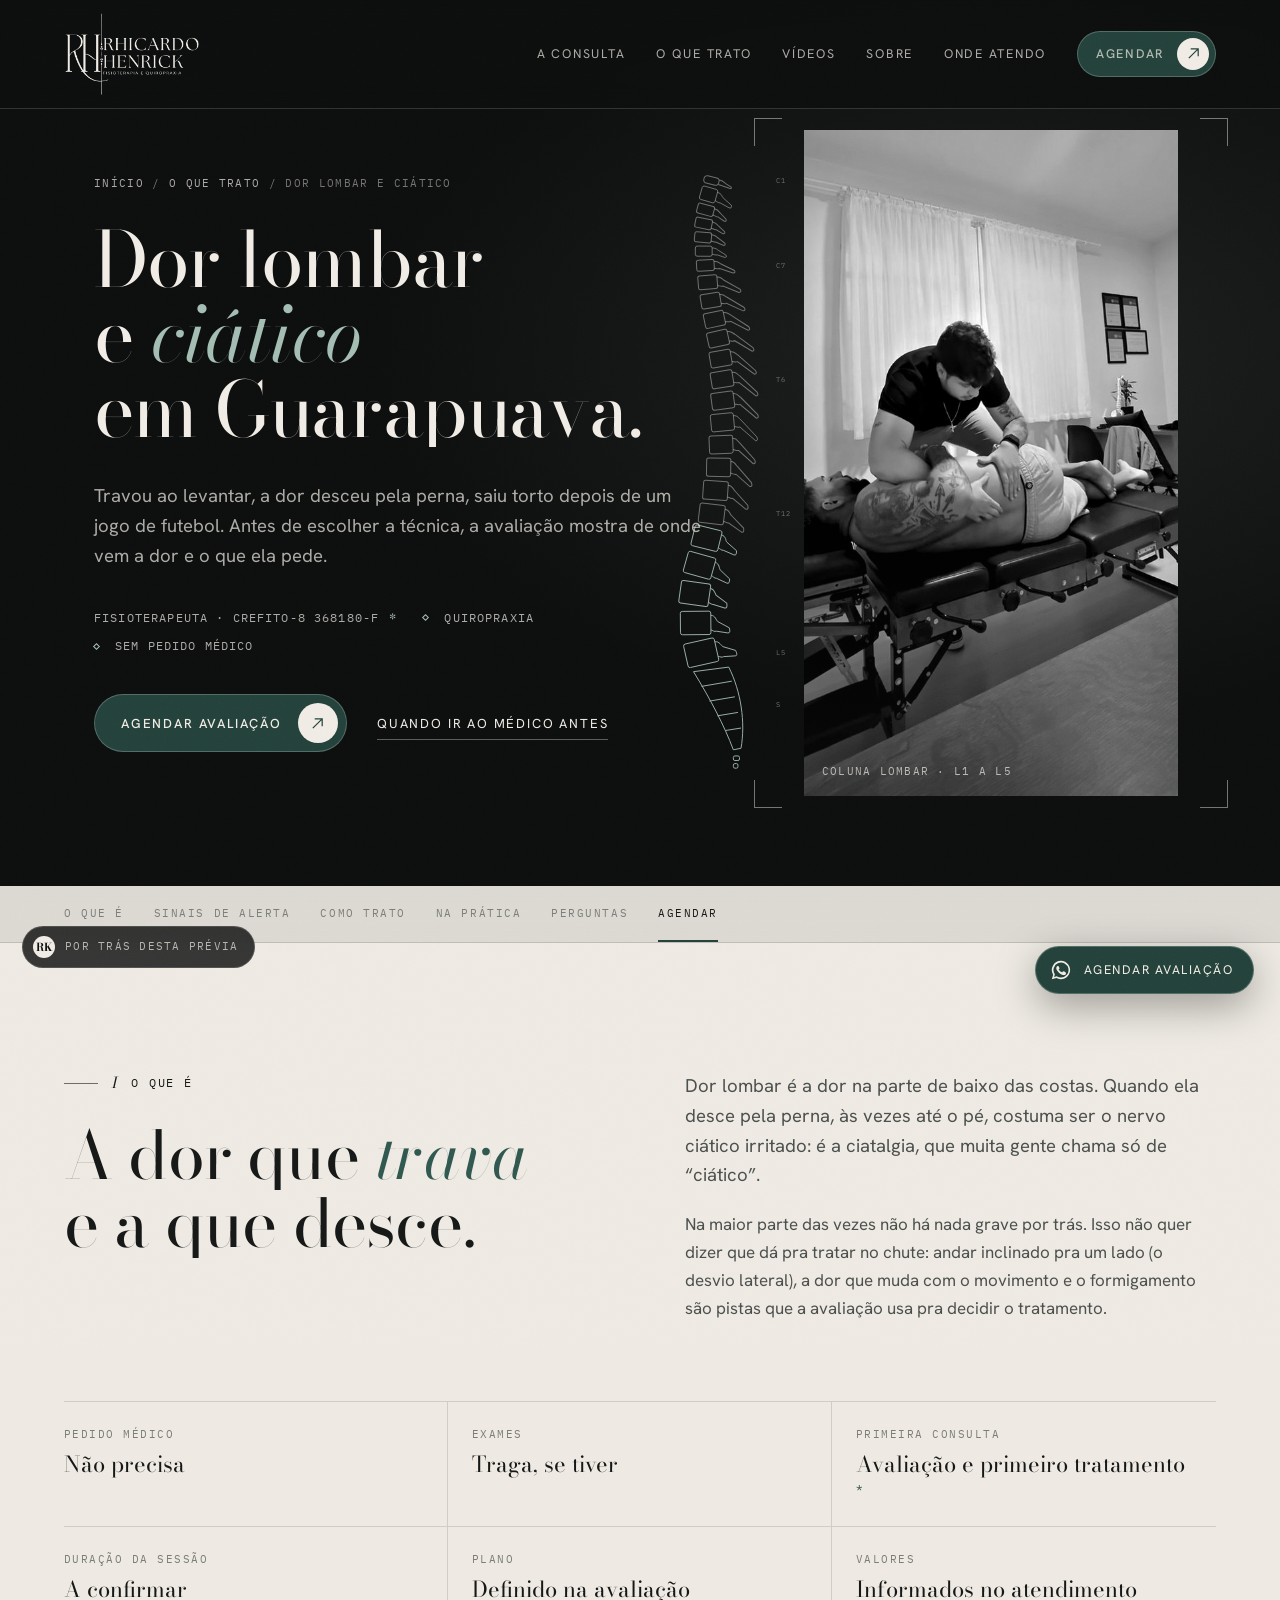
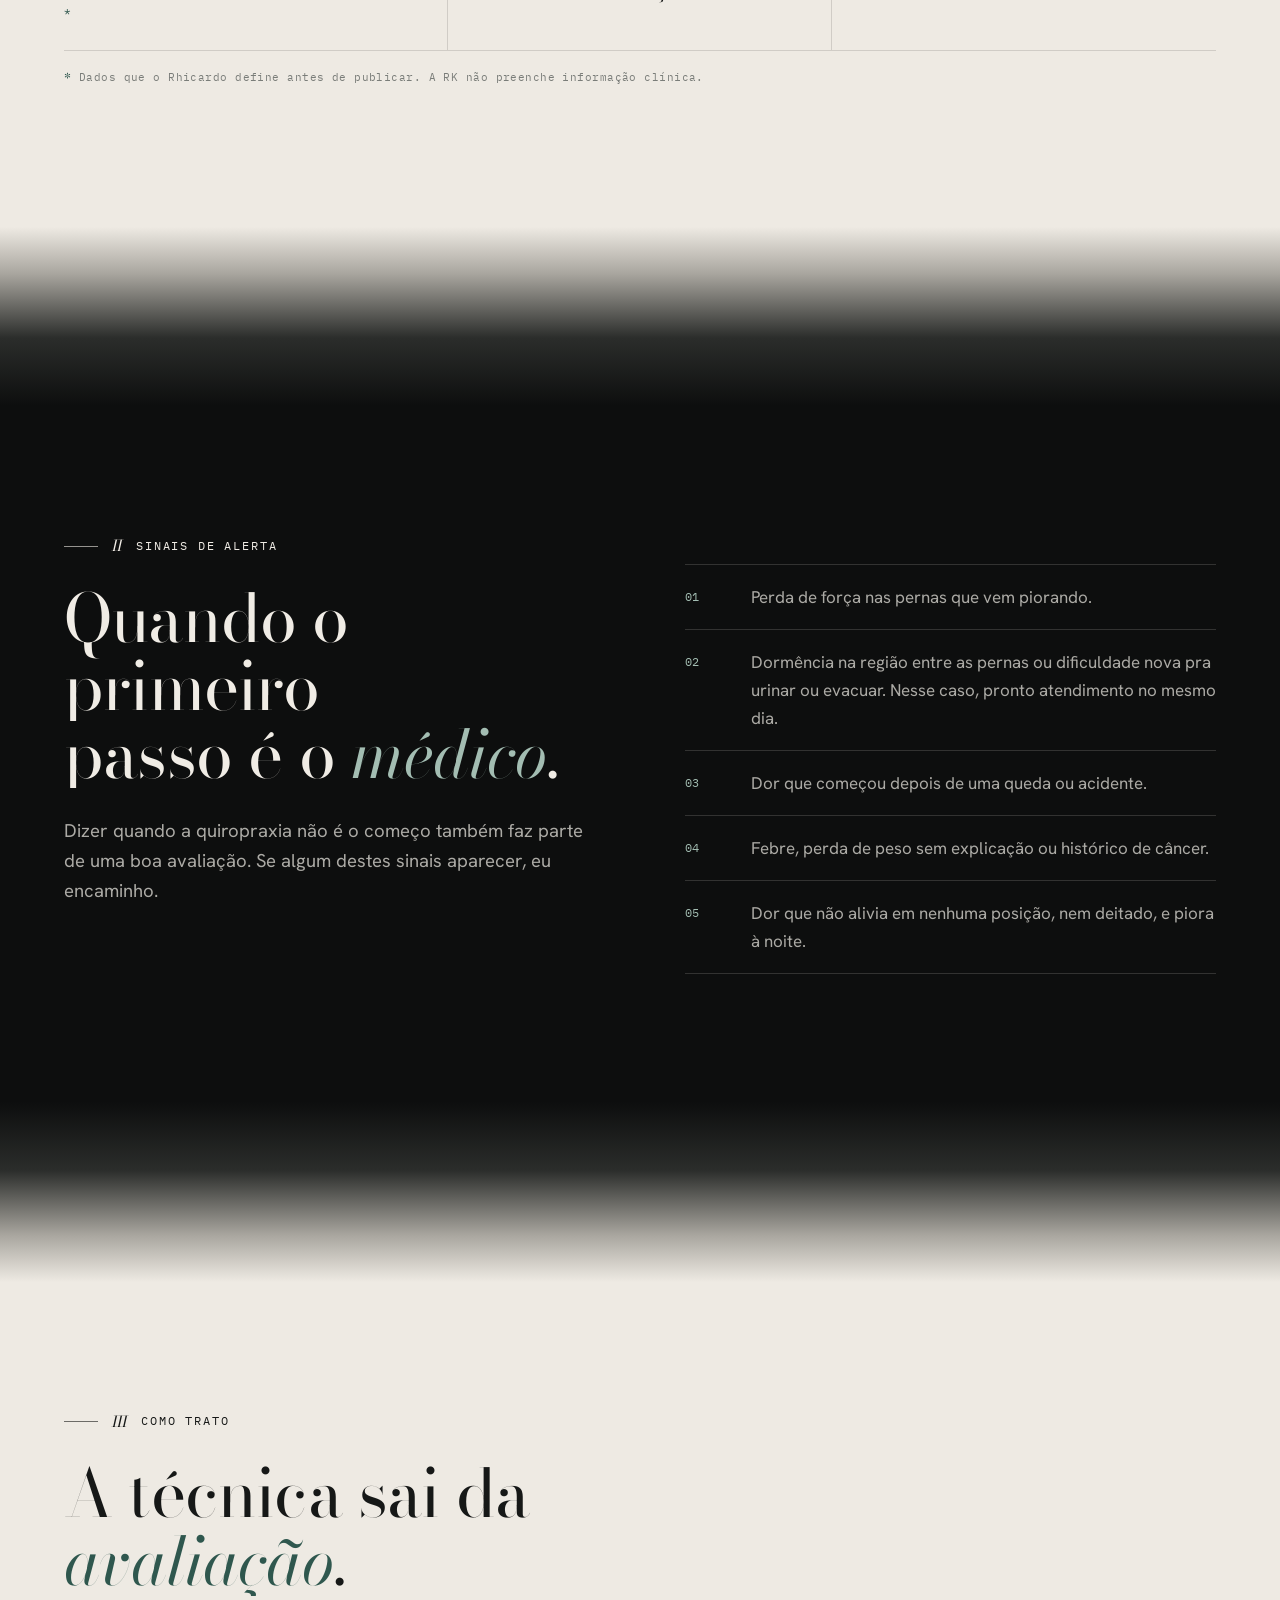
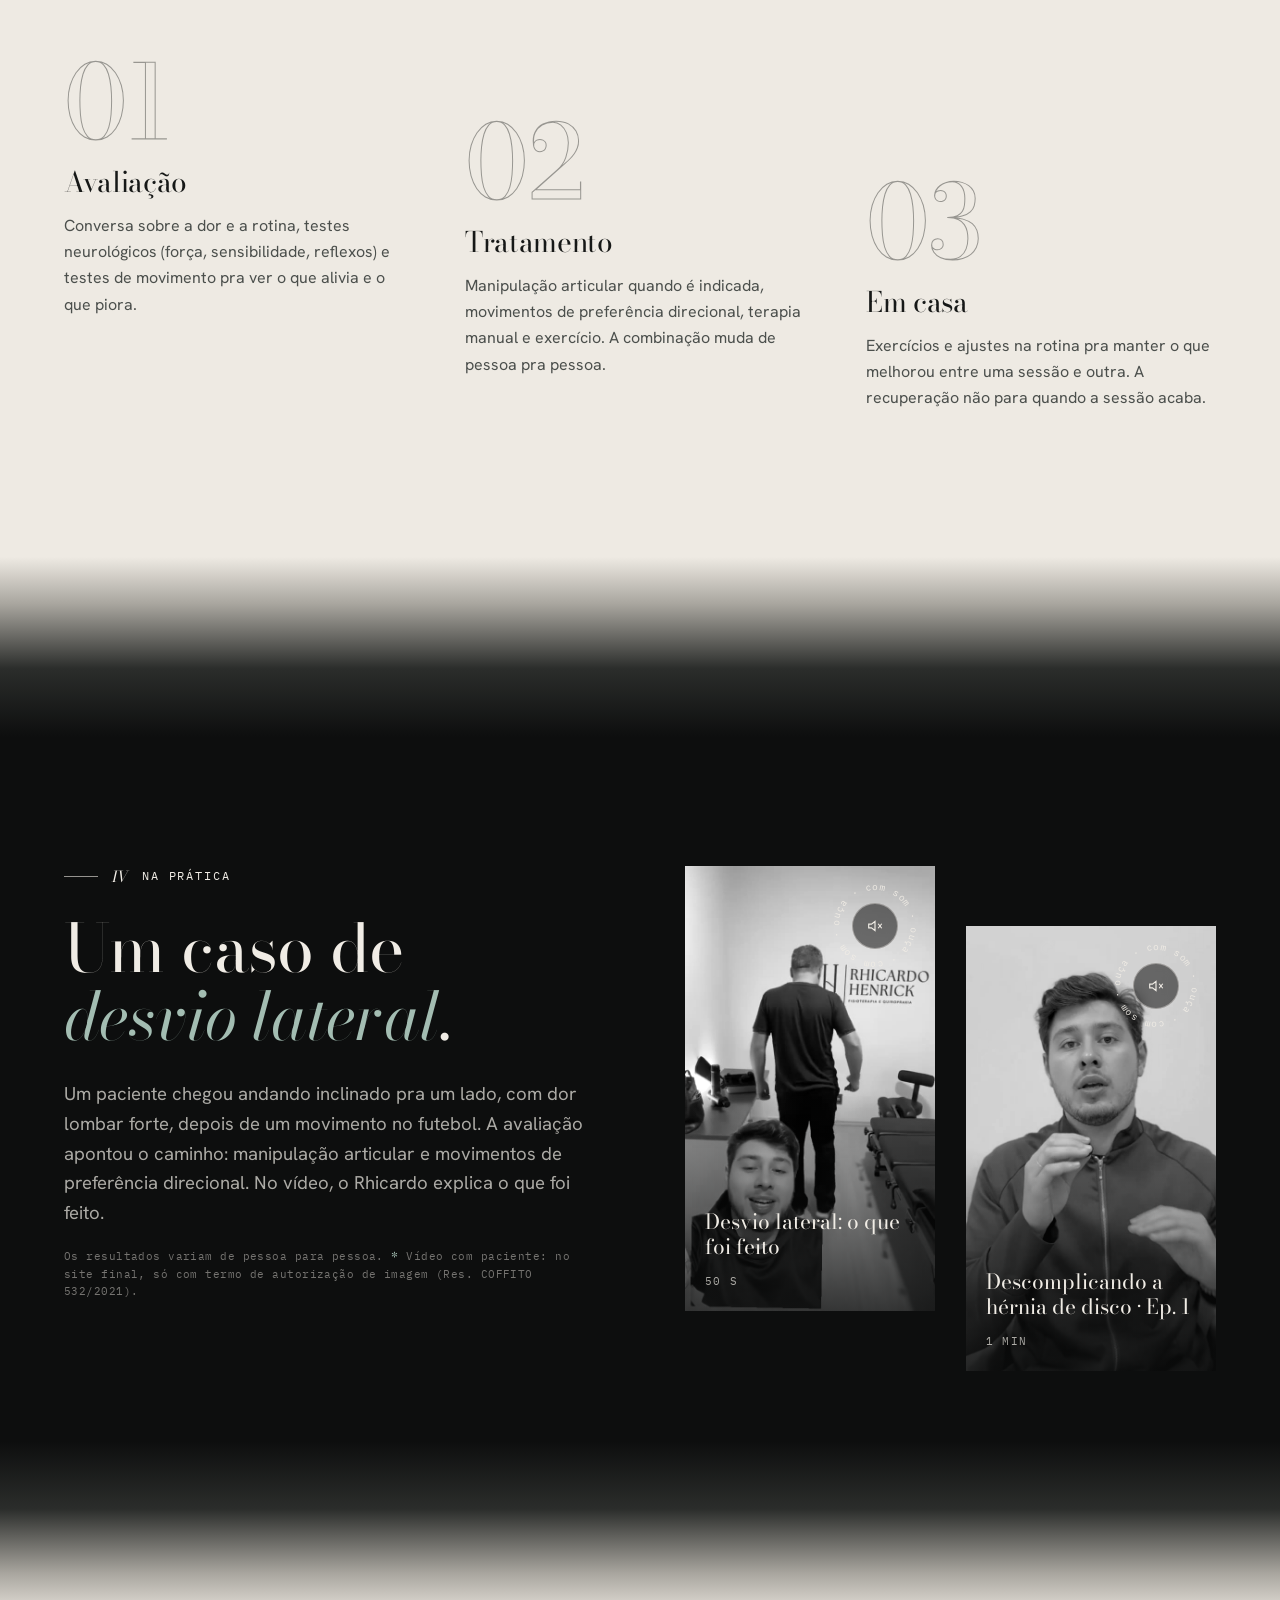
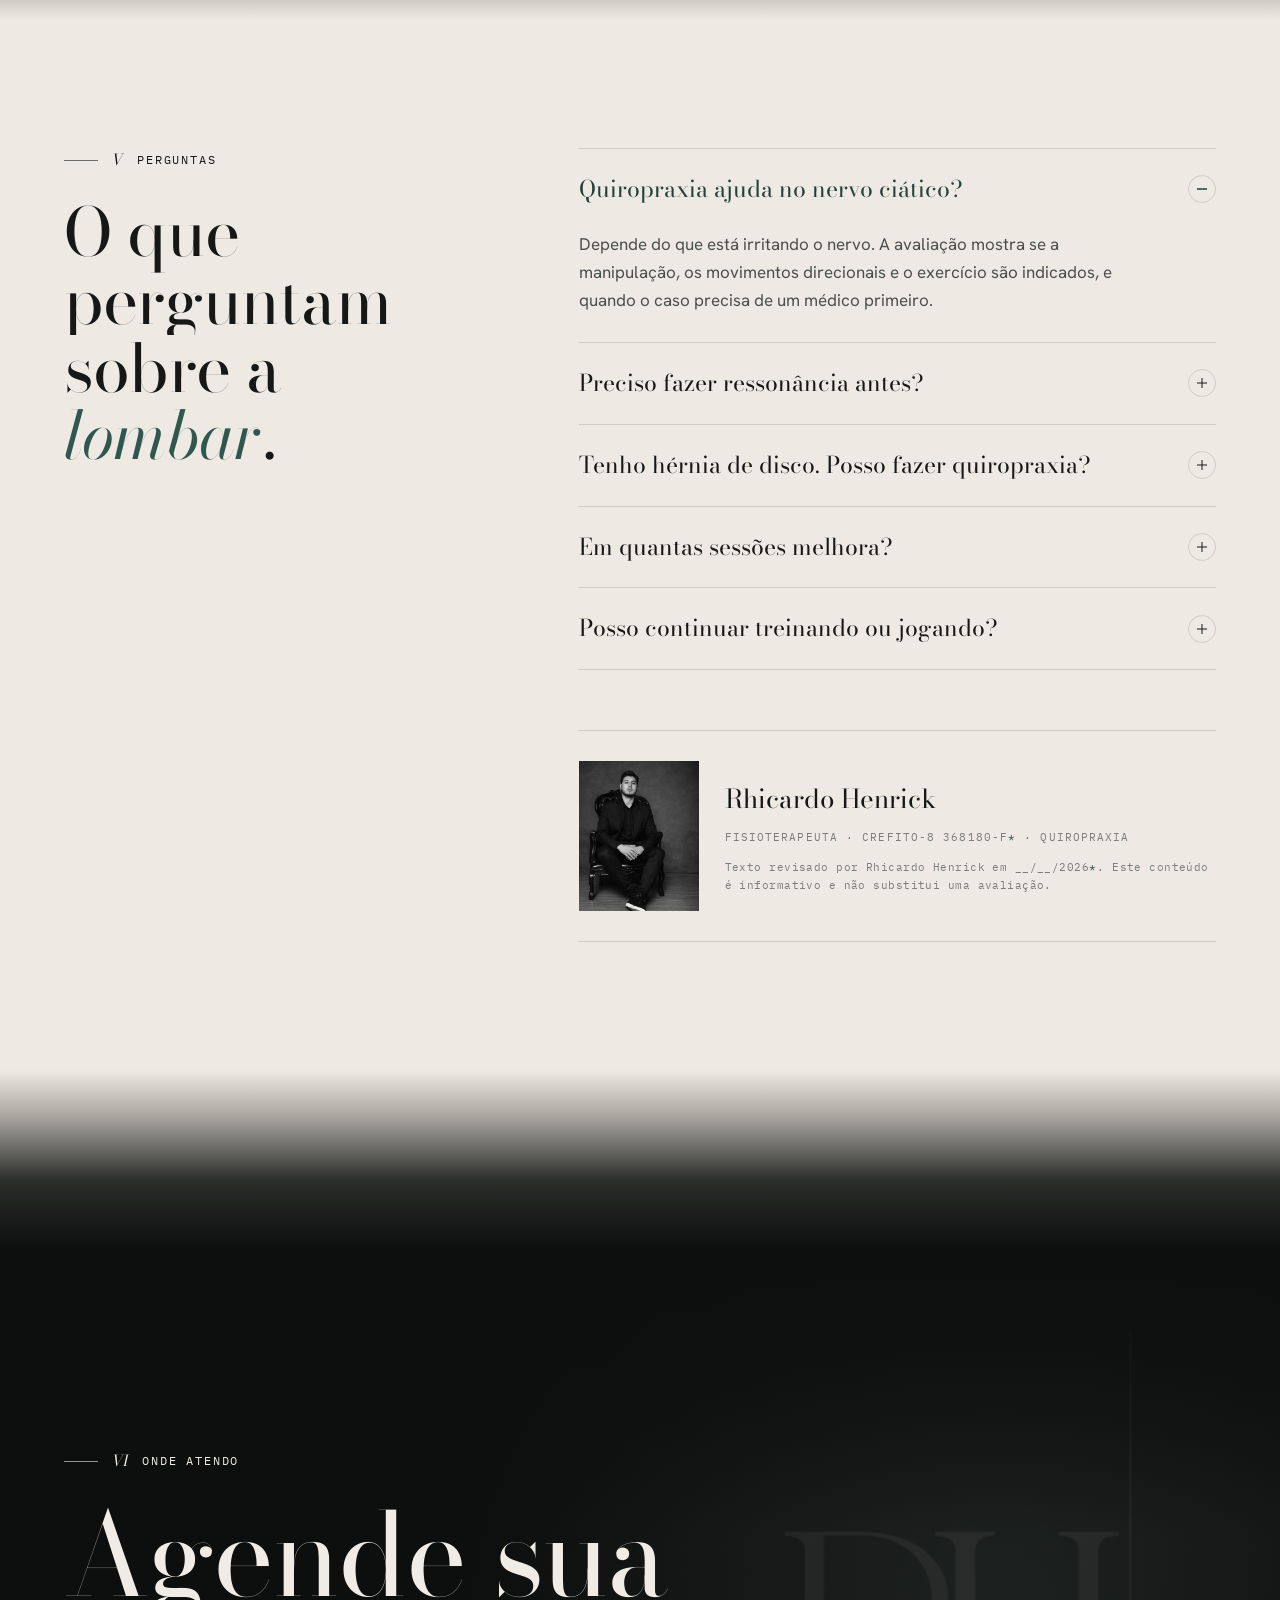
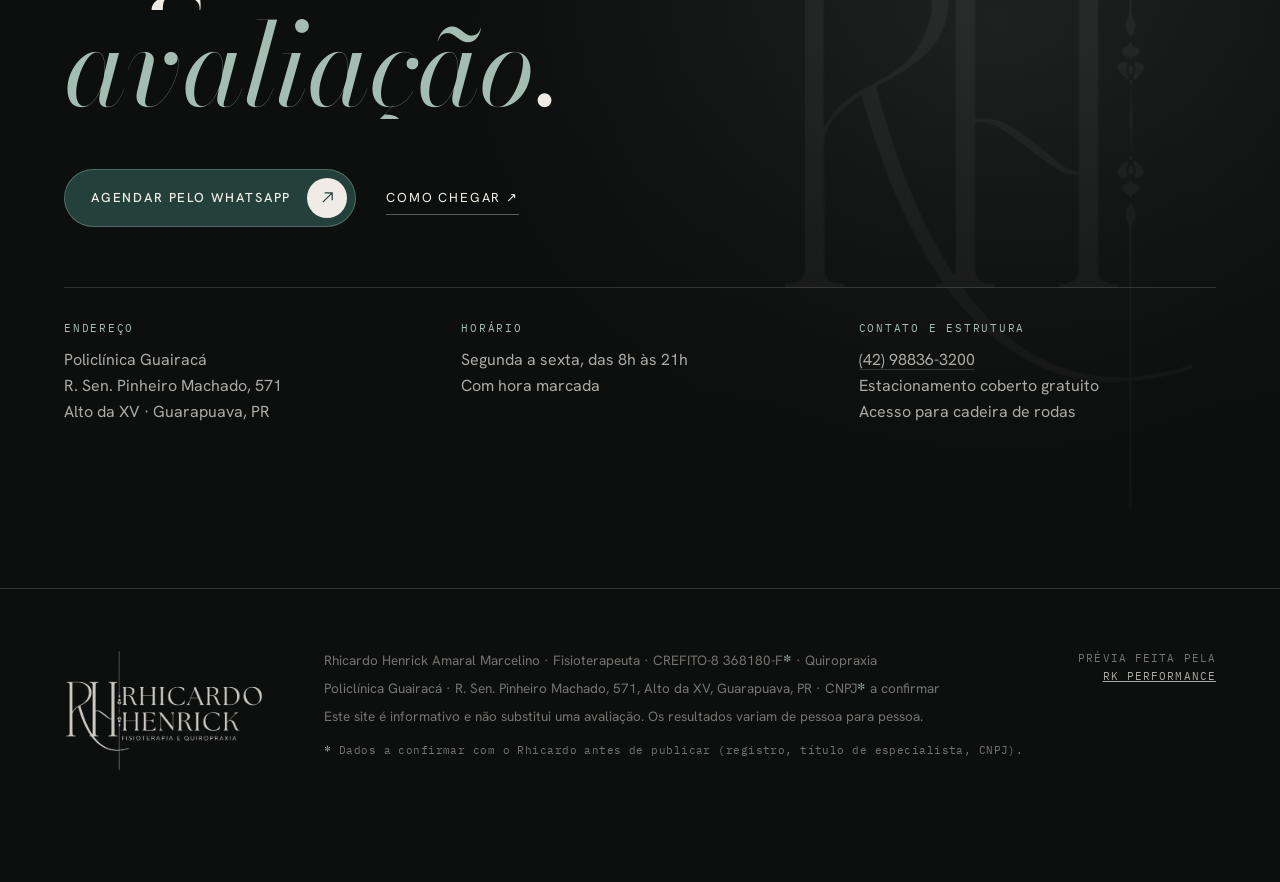
<file: dor-lombar-ciatico-guarapuava/index.html>
<!DOCTYPE html>
<html lang="pt-BR">
<head>
<meta charset="utf-8">
<meta name="viewport" content="width=device-width, initial-scale=1, viewport-fit=cover">
<title>Dor lombar e ciático em Guarapuava · Rhicardo Henrick, quiropraxia e fisioterapia</title>
<meta name="description" content="Dor lombar, ciático e desvio lateral em Guarapuava (PR): avaliação antes do ajuste, sinais de alerta, como é o tratamento e perguntas frequentes. Rhicardo Henrick, fisioterapeuta e quiropraxista.">
<meta name="robots" content="noindex, nofollow">
<meta name="theme-color" content="#0d0e0e">
<link rel="canonical" href="https://joaovitorrk.github.io/rhicardo-henrick-site/dor-lombar-ciatico-guarapuava/">
<meta property="og:type" content="article">
<meta property="og:locale" content="pt_BR">
<meta property="og:title" content="Dor lombar e ciático em Guarapuava · Rhicardo Henrick">
<meta property="og:description" content="Antes do ajuste, a avaliação: de onde vem a dor, quando procurar um médico antes e como é o tratamento.">
<meta property="og:image" content="https://joaovitorrk.github.io/rhicardo-henrick-site/media/og.jpg">
<link rel="icon" href="../media/monograma-escuro.png">
<link rel="preconnect" href="https://fonts.googleapis.com">
<link rel="preconnect" href="https://fonts.gstatic.com" crossorigin>
<link href="https://fonts.googleapis.com/css2?family=Bodoni+Moda:ital,opsz,wght@0,6..96,400..600;1,6..96,400..600&family=Hanken+Grotesk:wght@300..600&family=IBM+Plex+Mono:wght@400;500&display=swap" rel="stylesheet">
<link rel="stylesheet" href="../assets/site.css">
<script>document.documentElement.classList.add('js')</script>
</head>
<body class="pagina">

<div class="grain" aria-hidden="true"></div>
<div class="prog-cel" aria-hidden="true"></div>
<div class="coluna-prog" aria-hidden="true"></div>

<header id="topo">
  <a class="marca" href="../" aria-label="Rhicardo Henrick, início"><img src="../media/logo-claro.png" alt="Rhicardo Henrick · Fisioterapia e Quiropraxia" width="980" height="605"></a>
  <nav id="menu" aria-label="Seções">
    <a href="../#consulta">A consulta</a>
    <a href="../#trata">O que trato</a>
    <a href="../#videos">Vídeos</a>
    <a href="../#sobre">Sobre</a>
    <a href="#contato">Onde atendo</a>
    <a href="#rk" class="rk-cel" data-rk>Por trás desta prévia</a>
    <a class="bt bt-topo" href="#contato" data-demo="zap" data-msg="Olá, Rhicardo! Vi a página de dor lombar e ciático no site e quero agendar uma avaliação.">Agendar <span class="seta"><svg viewBox="0 0 16 16" fill="none" stroke="currentColor" stroke-width="1.3"><path d="M3 13 13 3M5 3h8v8"/></svg></span></a>
  </nav>
  <button class="menu-bt" aria-expanded="false" aria-controls="menu">Menu</button>
</header>

<main>

<section class="abertura" id="abertura" data-secao="Abertura">
  <div class="texto">
    <p class="migalha rv"><a href="../">Início</a> / <a href="../#trata">O que trato</a> / Dor lombar e ciático</p>
    <h1 class="rv d1"><span class="mascara"><span>Dor lombar</span></span><span class="mascara"><span>e <em>ciático</em></span></span><span class="mascara"><span>em Guarapuava.</span></span></h1>
    <p class="lead rv d2">Travou ao levantar, a dor desceu pela perna, saiu torto depois de um jogo de futebol. Antes de escolher a técnica, a avaliação mostra de onde vem a dor e o que ela pede.</p>
    <ul class="creds rv d2">
      <li>Fisioterapeuta · CREFITO-8 368180-F<span class="ast">*</span></li>
      <li>Quiropraxia</li>
      <li>Sem pedido médico</li>
    </ul>
    <div class="acoes rv d3">
      <a class="bt" href="#contato" data-demo="zap" data-msg="Olá, Rhicardo! Vi a página de dor lombar e ciático no site e quero agendar uma avaliação.">Agendar avaliação <span class="seta"><svg viewBox="0 0 16 16" fill="none" stroke="currentColor" stroke-width="1.3"><path d="M3 13 13 3M5 3h8v8"/></svg></span></a>
      <a class="link-fio" href="#alerta">Quando ir ao médico antes</a>
    </div>
  </div>
  <div class="palco">
    <svg class="espinha espinha-hero" data-espinha="hero" data-regiao="lombar" aria-hidden="true"></svg>
    <div class="quadro"><img src="../media/ajuste-lombar-700.jpg" srcset="../media/ajuste-lombar-700.jpg 700w, ../media/ajuste-lombar.jpg 1200w" sizes="(max-width: 900px) 100vw, 420px" alt="Rhicardo fazendo um ajuste na região lombar de um paciente deitado de lado na maca de quiropraxia" fetchpriority="high"><span class="legenda-quadro">Coluna lombar · L1 a L5</span></div>
    <i class="canto a"></i><i class="canto b"></i><i class="canto c"></i><i class="canto d"></i>
  </div>
</section>

<nav class="ancoras" aria-label="Nesta página">
  <a href="#oque">O que é</a><a href="#alerta">Sinais de alerta</a><a href="#como">Como trato</a><a href="#pratica">Na prática</a><a href="#perguntas">Perguntas</a><a href="#contato">Agendar</a>
</nav>

<section class="sec claro" id="oque" data-secao="O que é">
  <div class="miolo">
    <div class="duas">
      <div>
        <p class="kicker rv"><span class="rom">I</span> O que é</p>
        <h2 class="rv d1"><span class="mascara"><span>A dor que <em>trava</em></span></span><span class="mascara"><span>e a que desce.</span></span></h2>
      </div>
      <div class="rv d2">
        <p class="lead">Dor lombar é a dor na parte de baixo das costas. Quando ela desce pela perna, às vezes até o pé, costuma ser o nervo ciático irritado: é a ciatalgia, que muita gente chama só de “ciático”.</p>
        <p style="color:var(--texto-2)">Na maior parte das vezes não há nada grave por trás. Isso não quer dizer que dá pra tratar no chute: andar inclinado pra um lado (o desvio lateral), a dor que muda com o movimento e o formigamento são pistas que a avaliação usa pra decidir o tratamento.</p>
      </div>
    </div>
    <div class="ficha rv d1">
      <div><span>Pedido médico</span><b>Não precisa</b></div>
      <div><span>Exames</span><b>Traga, se tiver</b></div>
      <div><span>Primeira consulta</span><b>Avaliação e primeiro tratamento<span class="ast">*</span></b></div>
      <div><span>Duração da sessão</span><b>A confirmar<span class="ast">*</span></b></div>
      <div><span>Plano</span><b>Definido na avaliação</b></div>
      <div><span>Valores</span><b>Informados no atendimento</b></div>
    </div>
    <p class="nota" style="margin-top:18px"><span class="ast">*</span> Dados que o Rhicardo define antes de publicar. A RK não preenche informação clínica.</p>
  </div>
</section>

<div class="faixa-luz para-escuro" aria-hidden="true"></div>

<section class="sec" id="alerta" data-secao="Sinais de alerta">
  <div class="miolo duas">
    <div>
      <p class="kicker rv"><span class="rom">II</span> Sinais de alerta</p>
      <h2 class="rv d1"><span class="mascara"><span>Quando o primeiro</span></span><span class="mascara"><span>passo é o <em>médico</em>.</span></span></h2>
      <p class="lead rv d2" style="margin-top:28px">Dizer quando a quiropraxia não é o começo também faz parte de uma boa avaliação. Se algum destes sinais aparecer, eu encaminho.</p>
    </div>
    <ol class="alerta rv d2">
      <li>Perda de força nas pernas que vem piorando.</li>
      <li>Dormência na região entre as pernas ou dificuldade nova pra urinar ou evacuar. Nesse caso, pronto atendimento no mesmo dia.</li>
      <li>Dor que começou depois de uma queda ou acidente.</li>
      <li>Febre, perda de peso sem explicação ou histórico de câncer.</li>
      <li>Dor que não alivia em nenhuma posição, nem deitado, e piora à noite.</li>
    </ol>
  </div>
</section>

<div class="faixa-luz para-claro" aria-hidden="true"></div>

<section class="sec claro" id="como" data-secao="Como trato">
  <div class="miolo">
    <p class="kicker rv"><span class="rom">III</span> Como trato</p>
    <h2 class="rv d1"><span class="mascara"><span>A técnica sai da</span></span><span class="mascara"><span><em>avaliação</em>.</span></span></h2>
    <div class="etapas3">
      <div class="rv"><span class="n">01</span><h3>Avaliação</h3><p>Conversa sobre a dor e a rotina, testes neurológicos (força, sensibilidade, reflexos) e testes de movimento pra ver o que alivia e o que piora.</p></div>
      <div class="rv d1"><span class="n">02</span><h3>Tratamento</h3><p>Manipulação articular quando é indicada, movimentos de preferência direcional, terapia manual e exercício. A combinação muda de pessoa pra pessoa.</p></div>
      <div class="rv d2"><span class="n">03</span><h3>Em casa</h3><p>Exercícios e ajustes na rotina pra manter o que melhorou entre uma sessão e outra. A recuperação não para quando a sessão acaba.</p></div>
    </div>
  </div>
</section>

<div class="faixa-luz para-escuro" aria-hidden="true"></div>

<section class="sec" id="pratica" data-secao="Na prática">
  <div class="miolo duas" style="align-items:center">
    <div>
      <p class="kicker rv"><span class="rom">IV</span> Na prática</p>
      <h2 class="rv d1"><span class="mascara"><span>Um caso de</span></span><span class="mascara"><span><em>desvio lateral</em>.</span></span></h2>
      <p class="lead rv d2" style="margin-top:28px">Um paciente chegou andando inclinado pra um lado, com dor lombar forte, depois de um movimento no futebol. A avaliação apontou o caminho: manipulação articular e movimentos de preferência direcional. No vídeo, o Rhicardo explica o que foi feito.</p>
      <p class="nota rv d3">Os resultados variam de pessoa para pessoa. <span class="ast">*</span> Vídeo com paciente: no site final, só com termo de autorização de imagem (Res. COFFITO 532/2021).</p>
    </div>
    <div class="trilho-vid rv d1" style="grid-template-columns:repeat(2,minmax(0,1fr));max-width:620px;margin:0">
      <div class="vid">
        <video data-src="../media/desvio-lateral.mp4" poster="../media/desvio-lateral-poster.jpg" muted playsinline loop preload="none"></video>
        <button class="som" aria-pressed="false" aria-label="Ativar som do vídeo"><svg class="giro" viewBox="0 0 92 92" aria-hidden="true"><defs><path id="p-1" d="M46,46 m-36,0 a36,36 0 1,1 72,0 a36,36 0 1,1 -72,0"/></defs><text><textPath href="#p-1" textLength="222" lengthAdjust="spacing">ouça · com som · ouça · com som ·</textPath></text></svg><span class="nucleo"><svg class="desl" viewBox="0 0 20 20" fill="none" stroke="currentColor" stroke-width="1.3"><path d="M3 8v4h3l4 3V5L6 8H3z"/><path d="M13.5 7.5l4 5m0-5l-4 5"/></svg><svg class="liga" viewBox="0 0 20 20" fill="none" stroke="currentColor" stroke-width="1.3"><path d="M3 8v4h3l4 3V5L6 8H3z"/><path d="M13 7a4 4 0 0 1 0 6m2-8a7 7 0 0 1 0 10"/></svg></span><span class="oculto">Ativar som</span></button>
        <div class="info"><b>Desvio lateral: o que foi feito</b><small>50 s</small></div>
      </div>
      <div class="vid" style="transform:translateY(60px)">
        <video data-src="../media/hernia.mp4" poster="../media/hernia-poster.jpg" muted playsinline loop preload="none"></video>
        <button class="som" aria-pressed="false" aria-label="Ativar som do vídeo"><svg class="giro" viewBox="0 0 92 92" aria-hidden="true"><defs><path id="p-2" d="M46,46 m-36,0 a36,36 0 1,1 72,0 a36,36 0 1,1 -72,0"/></defs><text><textPath href="#p-2" textLength="222" lengthAdjust="spacing">ouça · com som · ouça · com som ·</textPath></text></svg><span class="nucleo"><svg class="desl" viewBox="0 0 20 20" fill="none" stroke="currentColor" stroke-width="1.3"><path d="M3 8v4h3l4 3V5L6 8H3z"/><path d="M13.5 7.5l4 5m0-5l-4 5"/></svg><svg class="liga" viewBox="0 0 20 20" fill="none" stroke="currentColor" stroke-width="1.3"><path d="M3 8v4h3l4 3V5L6 8H3z"/><path d="M13 7a4 4 0 0 1 0 6m2-8a7 7 0 0 1 0 10"/></svg></span><span class="oculto">Ativar som</span></button>
        <div class="info"><b>Descomplicando a hérnia de disco · Ep. 1</b><small>1 min</small></div>
      </div>
    </div>
  </div>
</section>

<div class="faixa-luz para-claro" aria-hidden="true"></div>

<section class="sec claro duvidas" id="perguntas" data-secao="Perguntas">
  <div class="miolo">
    <div class="cola">
      <p class="kicker rv"><span class="rom">V</span> Perguntas</p>
      <h2 class="rv d1"><span class="mascara"><span>O que perguntam</span></span><span class="mascara"><span>sobre a <em>lombar</em>.</span></span></h2>
    </div>
    <div>
      <div class="faq rv d1">
        <details open><summary>Quiropraxia ajuda no nervo ciático?<i></i></summary><div class="resp">Depende do que está irritando o nervo. A avaliação mostra se a manipulação, os movimentos direcionais e o exercício são indicados, e quando o caso precisa de um médico primeiro.</div></details>
        <details><summary>Preciso fazer ressonância antes?<i></i></summary><div class="resp">Na maioria dos casos de dor lombar, não. O exame é pedido quando a avaliação mostra necessidade, como nos sinais de alerta desta página. Se você já fez, traga.</div></details>
        <details><summary>Tenho hérnia de disco. Posso fazer quiropraxia?<i></i></summary><div class="resp">A hérnia no exame não define o tratamento sozinha. Os testes mostram o que é indicado e o que não é pra você.</div></details>
        <details><summary>Em quantas sessões melhora?<i></i></summary><div class="resp">Depende do quadro. O plano é definido na avaliação e revisto a cada sessão. Os resultados variam de pessoa para pessoa.</div></details>
        <details><summary>Posso continuar treinando ou jogando?<i></i></summary><div class="resp">Na maior parte das vezes, ficar em movimento ajuda. O que muda é o quê e quanto, e isso entra no plano combinado na avaliação.</div></details>
      </div>
      <div class="quem-faz rv d2">
        <img src="../media/retrato-800.jpg" alt="Rhicardo Henrick" loading="lazy">
        <div><b>Rhicardo Henrick</b><span>Fisioterapeuta · CREFITO-8 368180-F<span class="ast">*</span> · Quiropraxia</span><p class="nota" style="margin:10px 0 0">Texto revisado por Rhicardo Henrick em __/__/2026<span class="ast">*</span>. Este conteúdo é informativo e não substitui uma avaliação.</p></div>
      </div>
    </div>
  </div>
</section>

<div class="faixa-luz para-escuro" aria-hidden="true"></div>

<section class="sec contato" id="contato" data-secao="Agendar" style="min-height:80svh">
  <div class="fundo" aria-hidden="true"><img class="agua-contato" src="../media/monograma-claro.png" alt=""></div>
  <div class="miolo">
    <p class="kicker rv"><span class="rom">VI</span> Onde atendo</p>
    <h2 class="rv d1"><span class="mascara"><span>Agende sua</span></span><span class="mascara"><span><em>avaliação</em>.</span></span></h2>
    <div class="acoes rv d2">
      <a class="bt" href="#" data-demo="zap" data-msg="Olá, Rhicardo! Vi a página de dor lombar e ciático no site e quero agendar uma avaliação.">Agendar pelo WhatsApp <span class="seta"><svg viewBox="0 0 16 16" fill="none" stroke="currentColor" stroke-width="1.3"><path d="M3 13 13 3M5 3h8v8"/></svg></span></a>
      <a class="link-fio" href="https://maps.google.com/?cid=9833688596390662971" target="_blank" rel="noopener">Como chegar ↗</a>
    </div>
    <div class="dados rv d3">
      <div><h3>Endereço</h3><p>Policlínica Guairacá<br>R. Sen. Pinheiro Machado, 571<br>Alto da XV · Guarapuava, PR</p></div>
      <div><h3>Horário</h3><p>Segunda a sexta, das 8h às 21h<br>Com hora marcada</p></div>
      <div><h3>Contato e estrutura</h3><p><a href="#" data-demo="tel">(42) 98836-3200</a><br>Estacionamento coberto gratuito<br>Acesso para cadeira de rodas</p></div>
    </div>
  </div>
</section>

</main>

<footer class="rodape">
  <div class="miolo">
    <img src="../media/logo-claro.png" alt="Rhicardo Henrick · Fisioterapia e Quiropraxia" loading="lazy">
    <div>
      <p>Rhicardo Henrick Amaral Marcelino · Fisioterapeuta · CREFITO-8 368180-F<span class="ast">*</span> · Quiropraxia</p>
      <p>Policlínica Guairacá · R. Sen. Pinheiro Machado, 571, Alto da XV, Guarapuava, PR · CNPJ<span class="ast">*</span> a confirmar</p>
      <p>Este site é informativo e não substitui uma avaliação. Os resultados variam de pessoa para pessoa.</p>
      <p class="nota" style="margin-top:14px"><span class="ast">*</span> Dados a confirmar com o Rhicardo antes de publicar (registro, título de especialista, CNPJ).</p>
    </div>
    <p class="rk">Prévia feita pela<br><a href="https://rkperformance.com.br" target="_blank" rel="noopener">RK Performance</a></p>
  </div>
</footer>

<a class="zap-fixo" href="#" data-demo="zap" data-msg="Olá, Rhicardo! Vi a página de dor lombar e ciático no site e quero agendar uma avaliação."><svg viewBox="0 0 24 24" fill="currentColor" aria-hidden="true"><path d="M12 2a10 10 0 0 0-8.6 15.1L2 22l5-1.3A10 10 0 1 0 12 2zm0 18.2a8.2 8.2 0 0 1-4.2-1.2l-.3-.2-3 .8.8-2.9-.2-.3A8.2 8.2 0 1 1 12 20.2zm4.5-6.1c-.2-.1-1.5-.7-1.7-.8-.2-.1-.4-.1-.6.1l-.8 1c-.1.2-.3.2-.5.1a6.7 6.7 0 0 1-3.3-2.9c-.3-.4.3-.4.7-1.3.1-.2 0-.3 0-.4l-.8-1.8c-.2-.5-.4-.4-.6-.4h-.5a1 1 0 0 0-.7.3 3 3 0 0 0-.9 2.2 5.2 5.2 0 0 0 1.1 2.7 11.8 11.8 0 0 0 4.5 4c1.7.7 2.3.8 3.2.6.5-.1 1.5-.6 1.7-1.2.2-.6.2-1.1.2-1.2-.1-.1-.3-.2-.5-.3z"/></svg>Agendar avaliação</a>

<button class="rk-chip" data-rk><b>RK</b>Por trás desta prévia</button>

<nav class="barra-cel" aria-label="Ações rápidas">
  <a href="#" data-demo="zap" data-msg="Olá, Rhicardo! Vi a página de dor lombar e ciático no site e quero agendar uma avaliação."><svg viewBox="0 0 24 24" fill="currentColor" aria-hidden="true"><path d="M12 2a10 10 0 0 0-8.6 15.1L2 22l5-1.3A10 10 0 1 0 12 2zm0 18.2a8.2 8.2 0 0 1-4.2-1.2l-.3-.2-3 .8.8-2.9-.2-.3A8.2 8.2 0 1 1 12 20.2zm4.5-6.1c-.2-.1-1.5-.7-1.7-.8-.2-.1-.4-.1-.6.1l-.8 1c-.1.2-.3.2-.5.1a6.7 6.7 0 0 1-3.3-2.9c-.3-.4.3-.4.7-1.3.1-.2 0-.3 0-.4l-.8-1.8c-.2-.5-.4-.4-.6-.4h-.5a1 1 0 0 0-.7.3 3 3 0 0 0-.9 2.2 5.2 5.2 0 0 0 1.1 2.7 11.8 11.8 0 0 0 4.5 4c1.7.7 2.3.8 3.2.6.5-.1 1.5-.6 1.7-1.2.2-.6.2-1.1.2-1.2-.1-.1-.3-.2-.5-.3z"/></svg>Agendar</a>
  <a href="#" data-demo="tel"><svg viewBox="0 0 24 24" fill="none" stroke="currentColor" stroke-width="1.4" aria-hidden="true"><path d="M5 3h4l2 5-2.5 1.5a11 11 0 0 0 6 6L16 13l5 2v4a2 2 0 0 1-2 2A16 16 0 0 1 3 5a2 2 0 0 1 2-2"/></svg>Ligar</a>
  <a href="https://maps.google.com/?cid=9833688596390662971" target="_blank" rel="noopener"><svg viewBox="0 0 24 24" fill="none" stroke="currentColor" stroke-width="1.4" aria-hidden="true"><path d="M12 21s-7-6.2-7-11.5a7 7 0 0 1 14 0C19 14.8 12 21 12 21z"/><circle cx="12" cy="9.5" r="2.5"/></svg>Como chegar</a>
</nav>

<dialog id="demo">
  <div class="demo-box">
    <button class="fechar" data-fecha aria-label="Fechar">×</button>
    <p class="kicker" style="color:var(--verde-2)">Prévia · demonstração</p>
    <h3 id="demo-tit">Agendar pelo WhatsApp</h3>
    <p id="demo-txt">No site final, este botão abre o WhatsApp do Rhicardo com a mensagem já escrita. Assim ele sabe que o paciente veio pelo site e qual página leu:</p>
    <p class="msg" id="demo-msg"></p>
    <button class="bt" data-fecha>Entendi <span class="seta"><svg viewBox="0 0 16 16" fill="none" stroke="currentColor" stroke-width="1.3"><path d="M3 13 13 3M5 3h8v8"/></svg></span></button>
  </div>
</dialog>

<dialog id="rk" aria-labelledby="rk-tit">
  <div class="rk-painel">
    <button class="fechar" data-fecha aria-label="Fechar">×</button>
    <p class="kicker" style="color:var(--verde-2)">RK Performance · para o Rhicardo</p>
    <h2 id="rk-tit">Por trás desta <em>prévia</em></h2>
    <p style="color:var(--texto-2)">Montamos o site com o que você já publicou: seus vídeos, suas fotos, as suas frases. Antes de desenhar, olhamos como um paciente com dor te encontra hoje.</p>
    <h3>O que encontramos</h3>
    <ol>
      <li><b>5,0 no Google com 67 avaliações.</b> É a nota máxima, e você aparece em 4º na busca por “quiropraxia” no mapa de Guarapuava.</li>
      <li><b>O botão “Site” da sua ficha no Google abre um PDF no Google Drive.</b> No celular, quem toca ali cai numa tela de visualização de arquivo, não numa página sobre você.</li>
      <li><b>O botão do Instagram dentro desse PDF leva a um perfil que não existe mais</b> (@fisiorhicardohenrick).</li>
      <li><b>Na busca “quiropraxia guarapuava”</b>, o painel lateral do Google é de outra clínica, e o único site de quiropraxista na primeira página é de um concorrente. Você aparece só pelo Instagram, no fim da página.</li>
    </ol>
    <h3>O que este site resolve</h3>
    <ul>
      <li><b>Uma página por queixa</b> (dor lombar, hérnia, cervical) pra aparecer pra quem busca com a dor já instalada.</li>
      <li><b>WhatsApp com mensagem pronta por página</b>: você sabe quantos pacientes vieram do site e o que leram.</li>
      <li><b>Dentro das regras do COFFITO</b>: registro visível, sem preço, sem promessa, termo de imagem e autorização nas avaliações.</li>
      <li><b>Sua autoridade em evidência</b>: professor, avaliação antes do ajuste, estudo citado, vídeos seus explicando.</li>
    </ul>
    <h3>E o marketing, depois do site</h3>
    <ul>
      <li><b>Ficha do Google arrumada</b>: o site no lugar do PDF, serviços, fotos e uma rotina simples de pedir avaliação.</li>
      <li><b>Anúncio no Google pra quem já está com dor</b>: “quiropraxia guarapuava”, “dor lombar”, “hérnia de disco”, levando direto pra página certa.</li>
      <li><b>Instagram trabalhando junto</b>: a série de conteúdo continua, agora com um destino que converte.</li>
    </ul>
    <p class="assin">RK Performance · sites, sistemas e IA · rkperformance.com.br</p>
  </div>
</dialog>

<script src="../assets/site.js"></script>
</body>
</html>
</file>
<file: assets/site.css>
/* Prévia · Rhicardo Henrick · Quiropraxia e Fisioterapia · RK Performance · v1
   Identidade: preto e branco do feed dele + verde-garrafa (uniforme e marca antiga),
   Bodoni Moda (o contraste do monograma RH), Hanken Grotesk e IBM Plex Mono (o lado "ciência"). */

:root {
  --tinta: #0d0e0e;
  --carvao: #151716;
  --grafite: #222524;
  --osso: #eeeae3;
  --papel: #f6f4ef;
  --texto: #161817;
  --texto-2: #4b4f4c;
  --texto-3: #7a7d79;
  --claro: #f0ece5;
  --claro-2: rgba(240, 236, 229, .7);
  --claro-3: rgba(240, 236, 229, .46);
  --fio-claro: rgba(240, 236, 229, .16);
  --fio-escuro: rgba(22, 24, 23, .14);
  --verde: #23413a;
  --verde-2: #2f574e;
  --salvia: #a3bdb2;
  --serif: "Bodoni Moda", "Didot", "Times New Roman", serif;
  --sans: "Hanken Grotesk", system-ui, -apple-system, "Segoe UI", sans-serif;
  --mono: "IBM Plex Mono", ui-monospace, "Cascadia Mono", monospace;
  --margem: clamp(20px, 5vw, 88px);
  --larg: 1320px;
  --ease: cubic-bezier(.2, .7, .1, 1);
}

*, *::before, *::after { box-sizing: border-box; }
html { -webkit-text-size-adjust: 100%; scroll-behavior: smooth; overflow-x: clip; }
body {
  margin: 0; background: var(--tinta); color: var(--claro);
  font-family: var(--sans); font-weight: 400; font-size: 17px; line-height: 1.65;
  font-variant-numeric: lining-nums; -webkit-font-smoothing: antialiased;
}
img, video, svg { display: block; max-width: 100%; }
a { color: inherit; }
button { font: inherit; color: inherit; background: none; border: 0; padding: 0; cursor: pointer; }
.oculto { position: absolute !important; width: 1px; height: 1px; overflow: hidden; clip: rect(0 0 0 0); white-space: nowrap; }
::selection { background: var(--salvia); color: var(--tinta); }

/* ---------- tipografia ---------- */
.kicker {
  font-family: var(--mono); font-size: 11.5px; letter-spacing: .16em; text-transform: uppercase;
  display: flex; align-items: center; gap: 14px; margin: 0 0 26px;
}
.kicker::before { content: ""; width: 34px; height: 1px; background: currentColor; opacity: .6; }
.kicker .rom { font-family: var(--serif); font-style: italic; font-size: 15px; letter-spacing: 0; text-transform: none; }
h1, h2, h3 { font-family: var(--serif); font-weight: 400; margin: 0; letter-spacing: -.012em; }
h1 { font-size: clamp(46px, 6vw, 96px); line-height: .98; font-variation-settings: "opsz" 96; }
h2 { font-size: clamp(38px, 5.2vw, 78px); line-height: 1.02; font-variation-settings: "opsz" 96; }
h3 { font-size: clamp(24px, 2.2vw, 32px); line-height: 1.15; }
h1 em, h2 em, h3 em { font-style: italic; color: var(--acento, var(--salvia)); }
.claro h1 em, .claro h2 em, .claro h3 em { --acento: var(--verde-2); }
p { margin: 0 0 1.1em; }
.lead { font-size: clamp(18px, 1.45vw, 21px); line-height: 1.6; color: var(--claro-2); max-width: 36em; }
.claro .lead { color: var(--texto-2); }
.nota { font-family: var(--mono); font-size: 11px; letter-spacing: .04em; color: var(--claro-3); line-height: 1.6; }
.claro .nota { color: var(--texto-3); }
.ast { color: var(--salvia); font-family: var(--serif); }
.claro .ast { color: var(--verde-2); }

/* ---------- estrutura ---------- */
.sec { position: relative; padding: clamp(84px, 10vw, 150px) var(--margem); overflow: clip; }
@supports not (overflow: clip) { .sec { overflow: visible; } body { overflow-x: hidden; } }
.claro { background: var(--osso); color: var(--texto); }
.papel { background: var(--papel); color: var(--texto); }
.miolo { max-width: var(--larg); margin: 0 auto; position: relative; }
.faixa-luz { height: clamp(110px, 14vw, 180px); }
.para-claro { background: linear-gradient(var(--tinta), #2b2d2b 38%, #a9a69f 74%, var(--osso)); }
.para-escuro { background: linear-gradient(var(--osso), #a9a69f 26%, #2b2d2b 62%, var(--tinta)); }
.papel-escuro { background: linear-gradient(var(--papel), #aaa7a0 26%, #2b2d2b 62%, var(--tinta)); }
.claro-papel { background: linear-gradient(var(--osso), var(--papel)); height: 80px; }

.grain {
  position: fixed; inset: -50%; z-index: 90; pointer-events: none; opacity: .13; mix-blend-mode: soft-light;
  background-image: url("data:image/svg+xml,%3Csvg xmlns='http://www.w3.org/2000/svg' width='220' height='220'%3E%3Cfilter id='n'%3E%3CfeTurbulence type='fractalNoise' baseFrequency='.9' numOctaves='3' stitchTiles='stitch'/%3E%3C/filter%3E%3Crect width='100%25' height='100%25' filter='url(%23n)'/%3E%3C/svg%3E");
  animation: grao 1.1s steps(6) infinite;
}
@keyframes grao { 0%{transform:translate(0,0)} 20%{transform:translate(-3%,2%)} 40%{transform:translate(2%,-3%)} 60%{transform:translate(-2%,-1%)} 80%{transform:translate(3%,3%)} 100%{transform:translate(0,0)} }

/* ---------- abertura cinematográfica ---------- */
.intro { display: none; }
.js .intro {
  display: grid; place-items: center; position: fixed; inset: 0; z-index: 200; background: var(--tinta);
  animation: intro-sai .9s var(--ease) 1.9s both;
}
.intro img { width: 120px; opacity: 0; animation: intro-logo 1.4s var(--ease) .15s both; }
.intro i { position: absolute; left: 50%; top: 0; width: 1px; height: 100%; background: linear-gradient(transparent, var(--claro-3), transparent); transform-origin: top; animation: intro-linha 1.6s var(--ease) both; }
@keyframes intro-logo { from { opacity: 0; transform: translateY(14px); filter: blur(6px); } to { opacity: 1; transform: none; filter: none; } }
@keyframes intro-linha { from { transform: scaleY(0); } to { transform: scaleY(1); } }
@keyframes intro-sai { to { opacity: 0; visibility: hidden; } }

/* ---------- topo ---------- */
#topo {
  position: fixed; top: 0; left: 0; right: 0; z-index: 60; display: flex; align-items: center; justify-content: space-between;
  gap: 24px; padding: 18px var(--margem); transition: background .5s, padding .5s, border-color .5s; border-bottom: 1px solid transparent;
}
#topo.solido { background: rgba(13, 14, 14, .86); backdrop-filter: blur(14px); -webkit-backdrop-filter: blur(14px); padding-top: 12px; padding-bottom: 12px; border-color: var(--fio-claro); }
.marca { display: block; width: 136px; flex: none; }
.marca img { width: 100%; height: auto; }
#topo nav { display: flex; align-items: center; gap: clamp(18px, 2.4vw, 36px); }
#topo nav a { text-decoration: none; font-size: 12.5px; letter-spacing: .14em; text-transform: uppercase; color: var(--claro-2); transition: color .3s; }
#topo nav a:hover { color: var(--claro); }
.menu-bt { display: none; font-family: var(--mono); font-size: 12px; letter-spacing: .16em; text-transform: uppercase; padding: 10px 0; }

/* ---------- botões ---------- */
.bt {
  display: inline-flex; align-items: center; gap: 16px; text-decoration: none; cursor: pointer;
  padding: 8px 8px 8px 26px; border-radius: 999px; font-size: 13px; letter-spacing: .14em; text-transform: uppercase; font-weight: 500;
  background: var(--verde); color: var(--claro); border: 1px solid rgba(163, 189, 178, .35);
  transition: background .4s var(--ease), transform .4s var(--ease);
}
.bt .seta { width: 40px; height: 40px; border-radius: 50%; display: grid; place-items: center; background: var(--claro); color: var(--verde); transition: transform .5s var(--ease); flex: none; }
.bt .seta svg { width: 15px; height: 15px; }
.bt:hover { background: var(--verde-2); }
.bt:hover .seta { transform: rotate(-45deg); }
.bt.contorno { background: transparent; border-color: var(--fio-claro); }
.bt.contorno .seta { background: transparent; border: 1px solid var(--fio-claro); color: var(--claro); }
.claro .bt.contorno, .papel .bt.contorno { color: var(--texto); border-color: var(--fio-escuro); }
.claro .bt.contorno .seta, .papel .bt.contorno .seta { border-color: var(--fio-escuro); color: var(--texto); }
.bt-topo { padding: 6px 6px 6px 18px; font-size: 11.5px; gap: 12px; }
.bt-topo .seta { width: 32px; height: 32px; }
.link-fio { display: inline-flex; align-items: center; gap: 12px; text-decoration: none; font-size: 13px; letter-spacing: .14em; text-transform: uppercase; padding: 10px 0; position: relative; }
.link-fio::after { content: ""; position: absolute; left: 0; right: 0; bottom: 4px; height: 1px; background: currentColor; opacity: .35; transform-origin: left; transition: transform .6s var(--ease), opacity .3s; }
.link-fio:hover::after { opacity: .9; }

/* ---------- coluna de progresso (assinatura) ---------- */
.coluna-prog {
  position: fixed; left: 22px; top: 50%; transform: translateY(-50%); z-index: 55; width: 40px; height: min(62vh, 560px);
  mix-blend-mode: difference; color: #fff; pointer-events: none; opacity: 0; transition: opacity .6s;
}
.coluna-prog.vis { opacity: .9; }
.coluna-prog .vert { position: absolute; left: 0; height: 2px; border-radius: 2px; background: currentColor; opacity: .28; transition: opacity .35s, width .35s var(--ease); }
.coluna-prog .vert.acesa { opacity: 1; }
.coluna-prog .vert.agora { width: 26px !important; }
.coluna-prog .rotulo { position: absolute; left: 32px; font-family: var(--mono); font-size: 10.5px; letter-spacing: .12em; white-space: nowrap; transform: translateY(-50%); transition: top .35s var(--ease); }
.prog-cel { display: none; }

/* ---------- 1. abertura ---------- */
.abertura {
  position: relative; min-height: 100svh; display: grid; grid-template-columns: minmax(0, 1.15fr) minmax(0, .85fr); gap: clamp(30px, 5vw, 90px);
  align-items: center; padding: 130px var(--margem) 90px calc(var(--margem) + 30px); overflow: hidden;
  background: radial-gradient(70% 60% at 78% 40%, #1d201f 0%, var(--tinta) 70%);
}
.abertura .agua { position: absolute; right: -4vw; top: 50%; transform: translateY(-50%); width: min(46vw, 640px); opacity: .045; pointer-events: none; }
.abertura .texto { position: relative; z-index: 3; max-width: 760px; }
.abertura h1 { margin-bottom: 34px; }
.abertura .lead { margin-bottom: 38px; }
.creds { display: flex; flex-wrap: wrap; gap: 10px 26px; margin: 0 0 38px; padding: 0; list-style: none; font-family: var(--mono); font-size: 11.5px; letter-spacing: .1em; text-transform: uppercase; color: var(--claro-2); }
.creds li { display: flex; align-items: center; gap: 10px; }
.creds li + li::before { content: ""; width: 5px; height: 5px; border: 1px solid var(--salvia); transform: rotate(45deg); margin-right: 6px; }
.acoes { display: flex; flex-wrap: wrap; align-items: center; gap: 18px 30px; }
.google { display: inline-flex; align-items: center; gap: 14px; margin-top: 40px; text-decoration: none; color: var(--claro-2); font-size: 14px; }
.google b { font-family: var(--serif); font-weight: 400; font-size: 34px; color: var(--claro); line-height: 1; }
.google .estrelas { display: flex; gap: 3px; color: var(--salvia); }
.google .estrelas svg { width: 12px; height: 12px; }
.google small { display: block; font-family: var(--mono); font-size: 11px; letter-spacing: .08em; color: var(--claro-3); }

.palco { position: relative; z-index: 2; justify-self: center; width: min(100%, 500px); }
.quadro { position: relative; aspect-ratio: 3 / 4; max-height: 74svh; margin-left: auto; margin-right: auto; overflow: hidden; background: var(--carvao); }
.quadro video, .quadro picture, .quadro img { width: 100%; height: 100%; object-fit: cover; }
.quadro::after { content: ""; position: absolute; inset: 0; background: linear-gradient(180deg, rgba(13,14,14,.0) 55%, rgba(13,14,14,.55)); pointer-events: none; }
.quadro img.foto-hero { object-position: 50% 0; transform-origin: 50% 12%; animation: aproxima 24s ease-in-out infinite alternate; }
@keyframes aproxima { from { transform: scale(1); } to { transform: scale(1.07); } }
.pagina .quadro { aspect-ratio: 9 / 16; }
.canto { position: absolute; width: 28px; height: 28px; border-color: var(--claro-3); border-style: solid; border-width: 0; z-index: 3; pointer-events: none; }
.canto.a { top: -12px; left: -12px; border-top-width: 1px; border-left-width: 1px; }
.canto.b { top: -12px; right: -12px; border-top-width: 1px; border-right-width: 1px; }
.canto.c { bottom: -12px; left: -12px; border-bottom-width: 1px; border-left-width: 1px; }
.canto.d { bottom: -12px; right: -12px; border-bottom-width: 1px; border-right-width: 1px; }
.claro .canto, .papel .canto { border-color: rgba(22,24,23,.35); }
.legenda-quadro { position: absolute; left: 18px; bottom: 16px; z-index: 2; font-family: var(--mono); font-size: 10.5px; letter-spacing: .12em; text-transform: uppercase; color: var(--claro-2); }

.espinha-hero { position: absolute; z-index: 1; right: calc(100% - 30px); top: 4%; height: 92%; width: auto; pointer-events: none; opacity: .9; }
.espinha path, .espinha rect { fill: none; stroke: var(--claro-3); stroke-width: 1; vector-effect: non-scaling-stroke; }
.espinha .rot { font-family: var(--mono); font-size: 9px; fill: var(--claro-3); letter-spacing: .1em; }
.espinha .vt { transition: stroke .5s, opacity .5s; }
.espinha .vt.on rect, .espinha .vt.on path { stroke: var(--salvia); }
.js .espinha-hero .vt { opacity: 0; }
.js .espinha-hero.desenhada .vt { opacity: 1; transition: opacity .5s var(--ease) calc(var(--i) * 45ms); }

.selo { position: absolute; z-index: 4; right: -64px; top: 46px; width: 128px; height: 128px; display: grid; place-items: center; }
.selo svg.giro { position: absolute; inset: 0; width: 100%; height: 100%; animation: gira 26s linear infinite; }
.selo svg.giro text { font-family: var(--mono); font-size: 9px; letter-spacing: .1em; fill: var(--claro-2); text-transform: uppercase; }
.selo .miolo-selo { width: 86px; height: 86px; border-radius: 50%; background: var(--tinta); border: 1px solid var(--fio-claro); display: grid; place-items: center; }
.selo .miolo-selo img { width: 34px; }
@keyframes gira { to { transform: rotate(360deg); } }

.rolar { position: absolute; left: 50%; bottom: 26px; z-index: 3; display: flex; flex-direction: column; align-items: center; gap: 10px; font-family: var(--mono); font-size: 10px; letter-spacing: .2em; text-transform: uppercase; color: var(--claro-3); text-decoration: none; transform: translateX(-50%); }
.rolar i { width: 1px; height: 46px; background: linear-gradient(var(--claro-3), transparent); position: relative; overflow: hidden; }
.rolar i::after { content: ""; position: absolute; left: 0; top: -40%; width: 1px; height: 40%; background: var(--claro); animation: desce 2.2s var(--ease) infinite; }
@keyframes desce { to { top: 110%; } }

/* ---------- letreiro ---------- */
.letreiro { background: var(--tinta); border-top: 1px solid var(--fio-claro); border-bottom: 1px solid var(--fio-claro); overflow: hidden; padding: 26px 0; }
.letreiro .trilho { display: flex; width: max-content; will-change: transform; }
.letreiro span { font-family: var(--serif); font-style: italic; font-size: clamp(26px, 3vw, 44px); line-height: 1; white-space: nowrap; color: var(--claro); display: inline-flex; align-items: center; margin-right: 46px; }
.letreiro span::after { content: ""; width: 8px; height: 8px; border: 1px solid var(--salvia); transform: rotate(45deg); margin-left: 46px; }

/* ---------- 2. você não é o seu exame ---------- */
.exame .miolo { display: grid; grid-template-columns: minmax(0, 1fr) minmax(0, 1fr); gap: clamp(40px, 7vw, 120px); align-items: start; }
.exame h2 { margin-bottom: 30px; }
.citacao { margin: 40px 0 0; padding: 30px 0 0; border-top: 1px solid var(--fio-escuro); display: grid; grid-template-columns: 150px minmax(0, 1fr); gap: 26px; align-items: start; }
.citacao blockquote { margin: 0; font-family: var(--serif); font-style: italic; font-size: clamp(20px, 1.7vw, 25px); line-height: 1.38; }
.citacao figcaption { margin-top: 14px; font-family: var(--mono); font-size: 11px; letter-spacing: .1em; text-transform: uppercase; color: var(--texto-3); }

.grafico { position: relative; padding-top: 6px; }
.grafico h3 { font-family: var(--sans); font-size: 13px; letter-spacing: .14em; text-transform: uppercase; font-weight: 500; margin-bottom: 8px; }
.grafico .sub { font-size: 15px; color: var(--texto-2); margin-bottom: 30px; max-width: 30em; }
.barras { list-style: none; margin: 0; padding: 0; }
.barras li { display: grid; grid-template-columns: 74px minmax(0, 1fr) 64px; align-items: center; gap: 16px; padding: 11px 0; border-top: 1px solid var(--fio-escuro); position: relative; }
.barras li:last-child { border-bottom: 1px solid var(--fio-escuro); }
.barras .idade { font-family: var(--mono); font-size: 12px; letter-spacing: .06em; color: var(--texto-2); }
.barras .trilha { position: relative; height: 18px; }
.barras .barra { position: absolute; left: 0; top: 0; bottom: 0; width: calc(var(--v) * 1%); background: var(--verde); border-radius: 0 4px 4px 0; transform-origin: left; transform: scaleX(0); transition: transform 1.4s var(--ease) calc(var(--i) * 90ms), background .3s; }
.barras.in .barra { transform: scaleX(1); }
.barras li:hover .barra, .barras li:focus-within .barra { background: var(--verde-2); }
.barras .valor { font-family: var(--serif); font-size: 26px; text-align: right; line-height: 1; }
.barras .dica { position: absolute; right: 70px; top: -34px; background: var(--tinta); color: var(--claro); font-family: var(--mono); font-size: 11px; letter-spacing: .04em; padding: 7px 10px; border-radius: 3px; white-space: nowrap; opacity: 0; transform: translateY(4px); transition: opacity .25s, transform .25s; pointer-events: none; z-index: 2; }
.barras li:hover .dica, .barras li:focus-within .dica { opacity: 1; transform: none; }
.barras li[tabindex] { outline: none; }
.barras li:focus-visible { box-shadow: inset 2px 0 0 var(--verde); }
.grafico .fonte { margin-top: 18px; }
.grafico .fonte a { color: inherit; }
.destaque-num { display: flex; align-items: baseline; gap: 18px; margin: 34px 0 0; }
.destaque-num > b { font-family: var(--serif); font-weight: 400; font-size: clamp(64px, 7vw, 108px); line-height: .9; color: var(--verde); }
.destaque-num span { font-size: 15px; color: var(--texto-2); max-width: 18em; line-height: 1.5; }

/* ---------- vídeo (card com som) ---------- */
.vid { position: relative; overflow: hidden; background: var(--carvao); aspect-ratio: 9 / 16; isolation: isolate; }
.vid video, .vid img.poster { position: absolute; inset: 0; width: 100%; height: 100%; object-fit: cover; filter: grayscale(1) contrast(1.05); transition: filter .8s var(--ease), transform 1.2s var(--ease); }
.vid.colorido video { filter: none; }
.vid:hover video { transform: scale(1.03); }
.vid video::-webkit-media-controls, .vid video::-webkit-media-controls-enclosure, .vid video::-webkit-media-controls-start-playback-button { display: none !important; -webkit-appearance: none; }
.vid video { pointer-events: none; }
.vid::after { content: ""; position: absolute; inset: 0; background: linear-gradient(180deg, rgba(13,14,14,0) 50%, rgba(13,14,14,.78)); pointer-events: none; z-index: 1; }
.vid .info { position: absolute; left: 20px; right: 20px; bottom: 18px; z-index: 2; color: var(--claro); }
.vid .info b { display: block; font-family: var(--serif); font-weight: 400; font-size: 21px; line-height: 1.2; margin-bottom: 6px; }
.vid .info small { font-family: var(--mono); font-size: 10.5px; letter-spacing: .12em; text-transform: uppercase; color: var(--claro-2); }
.som { position: absolute; z-index: 3; top: 14px; right: 14px; width: 92px; height: 92px; display: grid; place-items: center; color: var(--claro); }
.som svg.giro { position: absolute; inset: 0; width: 100%; height: 100%; animation: gira 18s linear infinite; }
.som svg.giro text { font-family: var(--mono); font-size: 9.5px; letter-spacing: .1em; fill: currentColor; }
.som .nucleo { width: 46px; height: 46px; border-radius: 50%; background: rgba(13,14,14,.55); border: 1px solid rgba(240,236,229,.4); display: grid; place-items: center; backdrop-filter: blur(6px); transition: background .4s; }
.som .nucleo svg { width: 18px; height: 18px; }
.som:hover .nucleo { background: var(--verde); }
.som .liga { display: none; }
.som[aria-pressed="true"] .liga { display: block; }
.som[aria-pressed="true"] .desl { display: none; }
.som[aria-pressed="true"] svg.giro { animation-duration: 6s; }

.exame .vid { width: 170px; }
.vid.mini .som { width: 66px; height: 66px; top: 8px; right: 8px; }
.vid.mini .som .nucleo { width: 36px; height: 36px; }
.vid.mini .som svg.giro text { font-size: 12px; }
.pct { font-family: var(--sans); font-size: .55em; font-weight: 400; margin-left: 2px; vertical-align: .55em; letter-spacing: 0; }

/* ---------- 3. a consulta (passo a passo com número fixo) ---------- */
.consulta .cab { display: grid; grid-template-columns: minmax(0, 1fr) minmax(0, .8fr); gap: 40px; align-items: end; margin-bottom: clamp(60px, 8vw, 110px); }
.consulta .cab .lead { margin: 0; }
.passos { display: grid; grid-template-columns: minmax(0, .8fr) minmax(0, 1.2fr); gap: clamp(30px, 6vw, 110px); }
.numero-fixo { position: sticky; top: 24vh; align-self: start; }
.numero-fixo .num { position: relative; height: clamp(180px, 22vw, 330px); }
.numero-fixo .num span {
  position: absolute; left: 0; top: 0; font-family: var(--serif); font-size: clamp(180px, 22vw, 330px); line-height: .82; letter-spacing: -.04em;
  color: transparent; -webkit-text-stroke: 1px rgba(240,236,229,.5); opacity: 0; transform: translateY(30px); transition: opacity .7s var(--ease), transform .7s var(--ease);
}
.numero-fixo .num span.on { opacity: 1; transform: none; }
.numero-fixo .nome-passo { font-family: var(--mono); font-size: 12px; letter-spacing: .18em; text-transform: uppercase; color: var(--salvia); margin-top: 28px; min-height: 1.6em; }
.numero-fixo .regua { display: flex; gap: 8px; margin-top: 22px; }
.numero-fixo .regua i { width: 38px; height: 2px; background: var(--fio-claro); transition: background .5s; }
.numero-fixo .regua i.on { background: var(--salvia); }
.passo { min-height: 78vh; display: flex; flex-direction: column; justify-content: center; padding: 40px 0; border-top: 1px solid var(--fio-claro); }
.passo:first-child { border-top: 0; }
.passo .etapa { font-family: var(--mono); font-size: 11px; letter-spacing: .16em; text-transform: uppercase; color: var(--claro-3); margin-bottom: 18px; }
.passo h3 { font-size: clamp(32px, 3.4vw, 50px); margin-bottom: 22px; }
.passo p { color: var(--claro-2); max-width: 32em; font-size: 18px; }
.passo .midia { margin-top: 34px; position: relative; }
.passo .foto { position: relative; width: min(100%, 520px); aspect-ratio: 4 / 5; overflow: hidden; }
.passo .foto img { width: 100%; height: 115%; object-fit: cover; }
.passo .vid { width: min(100%, 330px); }
.passo .duo { display: grid; grid-template-columns: minmax(0, 1fr) minmax(0, .62fr); gap: 22px; align-items: end; max-width: 560px; }
.passo .duo .foto:last-child { aspect-ratio: 3 / 4; margin-bottom: -60px; }
.frase-passo { font-family: var(--serif); font-style: italic; font-size: clamp(28px, 2.6vw, 40px); line-height: 1.25; color: var(--claro); max-width: 16em; margin-top: 30px; padding-left: 26px; border-left: 1px solid var(--salvia); }
.aviso-img { margin-top: 18px; }

/* ---------- 4. o que trata (índice + mapa da coluna) ---------- */
.trata .miolo { display: grid; grid-template-columns: minmax(0, 1.1fr) minmax(0, .9fr); gap: clamp(40px, 7vw, 120px); }
.trata h2 { margin-bottom: 26px; }
.indice { list-style: none; margin: 56px 0 0; padding: 0; counter-reset: item; }
.indice li { border-top: 1px solid var(--fio-escuro); }
.indice li:last-child { border-bottom: 1px solid var(--fio-escuro); }
.indice a, .indice .item {
  display: grid; grid-template-columns: 64px minmax(0, 1fr) 46px; gap: 18px; align-items: center; padding: 28px 0;
  text-decoration: none; color: inherit; position: relative; transition: padding .5s var(--ease);
}
.indice .n { font-family: var(--mono); font-size: 12px; letter-spacing: .1em; color: var(--texto-3); }
.indice .t { font-family: var(--serif); font-size: clamp(27px, 2.6vw, 40px); line-height: 1.08; display: block; }
.indice .d { display: block; font-size: 15.5px; color: var(--texto-2); margin-top: 8px; max-width: 34em; line-height: 1.5; }
.indice .ir { width: 46px; height: 46px; border-radius: 50%; border: 1px solid var(--fio-escuro); display: grid; place-items: center; transition: background .4s, color .4s, transform .5s var(--ease); }
.indice .ir svg { width: 15px; height: 15px; }
.indice li.on a, .indice li.on .item, .indice a:hover { padding-left: 14px; }
.indice li.on .t em, .indice li.on .t { color: var(--verde); }
.indice li.on .ir, .indice a:hover .ir { background: var(--verde); color: var(--claro); border-color: var(--verde); transform: rotate(-45deg); }
.indice .pagina { font-family: var(--mono); font-size: 10.5px; letter-spacing: .12em; text-transform: uppercase; color: var(--verde-2); margin-top: 10px; display: inline-block; }
.mapa { position: sticky; top: 14vh; height: 72vh; display: grid; place-items: center; }
.mapa .espinha { height: 70vh; max-height: 640px; width: auto; }
.mapa .espinha path, .mapa .espinha rect { stroke: rgba(22,24,23,.45); }
.mapa .espinha .rot { fill: var(--texto-3); }
.mapa .espinha .vt.on rect, .mapa .espinha .vt.on path { stroke: var(--verde); stroke-width: 1.6; }
.mapa .espinha .vt.on rect { fill: rgba(35, 65, 58, .12); }
.mapa .foto-mapa { position: absolute; inset: 8% 6%; opacity: 0; transition: opacity .6s var(--ease); pointer-events: none; }
.mapa .foto-mapa img { width: 100%; height: 100%; object-fit: cover; }
.mapa .foto-mapa.on { opacity: 1; }
.mapa .espinha { transition: opacity .6s var(--ease); }
.mapa.foto .espinha { opacity: .12; }
.mapa .regiao { position: absolute; left: 0; bottom: 0; font-family: var(--mono); font-size: 11px; letter-spacing: .14em; text-transform: uppercase; color: var(--texto-2); }

/* ---------- 5. vídeos ---------- */
.videos .cab { display: flex; justify-content: space-between; align-items: end; gap: 40px; margin-bottom: 60px; flex-wrap: wrap; }
.videos .cab .lead { max-width: 30em; margin: 0; }
.trilho-vid { display: grid; grid-template-columns: repeat(3, minmax(0, 1fr)); gap: clamp(16px, 2.4vw, 34px); max-width: 1080px; margin: 0 auto; }
.trilho-vid .vid:nth-child(2) { transform: translateY(70px); }
.videos { padding-bottom: clamp(150px, 16vw, 240px); }

/* ---------- 6. sobre ---------- */
.sobre { padding: 0; display: grid; grid-template-columns: minmax(0, 1fr) minmax(0, 1fr); min-height: 100svh; }
.sobre .retrato { position: relative; overflow: hidden; background: #1a1a1a; }
.sobre .retrato img { position: absolute; left: 0; top: -6%; width: 100%; height: 112%; object-fit: cover; object-position: 18% 30%; }
.sobre .retrato::after { content: ""; position: absolute; inset: 0; background: linear-gradient(90deg, rgba(238,234,227,0) 70%, rgba(238,234,227,.25)); }
.sobre .retrato.placa { background: transparent; display: flex; flex-direction: column; align-items: center; justify-content: center; gap: 34px; overflow: visible; }
.sobre .retrato.placa::after { display: none; }
.placa .moldura { position: relative; padding: clamp(40px, 5vw, 70px) clamp(50px, 6vw, 90px); }
.sobre .retrato.placa .mono-grande { position: static; width: auto; height: min(60vh, 520px); max-width: none; object-fit: contain; }
.placa .legenda-placa { font-family: var(--mono); font-size: 11px; letter-spacing: .2em; text-transform: uppercase; color: var(--texto-3); }
.sobre .corpo { padding: clamp(90px, 10vw, 150px) var(--margem) clamp(90px, 10vw, 150px) clamp(40px, 6vw, 110px); position: relative; overflow: hidden; }
.sobre .agua { position: absolute; right: -40px; bottom: -30px; width: 300px; opacity: .06; pointer-events: none; }
.sobre h2 { margin-bottom: 30px; }
.sobre p { color: var(--texto-2); max-width: 33em; }
.fatos { list-style: none; margin: 44px 0 0; padding: 0; max-width: 560px; }
.fatos li { display: grid; grid-template-columns: 150px minmax(0, 1fr); gap: 20px; padding: 15px 0; border-top: 1px solid var(--fio-escuro); font-size: 16px; }
.fatos li:last-child { border-bottom: 1px solid var(--fio-escuro); }
.fatos .k { font-family: var(--mono); font-size: 11px; letter-spacing: .12em; text-transform: uppercase; color: var(--texto-3); padding-top: 3px; }
.assinatura { margin-top: 40px; width: 220px; opacity: .9; }

/* ---------- 7. avaliações ---------- */
.avaliacoes { text-align: center; background: radial-gradient(60% 70% at 50% 30%, #1d201f, var(--tinta) 72%); }
.nota-grande { display: flex; flex-direction: column; align-items: center; gap: 14px; margin-bottom: 60px; }
.nota-grande b { font-family: var(--serif); font-weight: 400; font-size: clamp(120px, 15vw, 230px); line-height: .85; letter-spacing: -.03em; }
.nota-grande .estrelas { display: flex; gap: 8px; color: var(--salvia); }
.nota-grande .estrelas svg { width: 18px; height: 18px; }
.nota-grande small { font-family: var(--mono); font-size: 12px; letter-spacing: .14em; text-transform: uppercase; color: var(--claro-2); }
.depo { position: relative; max-width: 900px; margin: 0 auto; min-height: 220px; }
.depo figure { position: absolute; inset: 0; margin: 0; opacity: 0; transform: translateY(16px); transition: opacity .9s var(--ease), transform .9s var(--ease); pointer-events: none; }
.depo figure.on { opacity: 1; transform: none; pointer-events: auto; }
.depo blockquote { margin: 0; font-family: var(--serif); font-style: italic; font-size: clamp(25px, 2.6vw, 38px); line-height: 1.3; }
.depo figcaption { margin-top: 26px; font-family: var(--mono); font-size: 11.5px; letter-spacing: .14em; text-transform: uppercase; color: var(--claro-3); }
.pontos { display: flex; justify-content: center; gap: 10px; margin: 34px 0 40px; }
.pontos button { width: 34px; height: 18px; position: relative; }
.pontos button::after { content: ""; position: absolute; left: 0; right: 0; top: 50%; height: 1px; background: var(--fio-claro); transition: background .4s; }
.pontos button.on::after { background: var(--salvia); height: 2px; }

/* ---------- 8. dúvidas ---------- */
.duvidas .miolo { display: grid; grid-template-columns: minmax(0, .8fr) minmax(0, 1.2fr); gap: clamp(40px, 7vw, 120px); }
.duvidas .cola { position: sticky; top: 130px; align-self: start; }
.faq details { border-top: 1px solid var(--fio-escuro); }
.faq details:last-child { border-bottom: 1px solid var(--fio-escuro); }
.faq summary { list-style: none; cursor: pointer; display: grid; grid-template-columns: minmax(0, 1fr) 28px; gap: 20px; align-items: center; padding: 26px 0; font-family: var(--serif); font-size: clamp(21px, 1.8vw, 27px); line-height: 1.25; }
.faq summary::-webkit-details-marker { display: none; }
.faq summary i { position: relative; width: 28px; height: 28px; border-radius: 50%; border: 1px solid var(--fio-escuro); }
.faq summary i::before, .faq summary i::after { content: ""; position: absolute; left: 50%; top: 50%; width: 10px; height: 1px; background: currentColor; transform: translate(-50%, -50%); transition: transform .4s var(--ease); }
.faq summary i::after { transform: translate(-50%, -50%) rotate(90deg); }
.faq details[open] summary i::after { transform: translate(-50%, -50%) rotate(0deg); }
.faq details[open] summary { color: var(--verde); }
.faq .resp { padding: 0 60px 28px 0; color: var(--texto-2); max-width: 40em; }

/* ---------- 9. contato ---------- */
.contato { position: relative; min-height: 100svh; display: grid; align-items: end; padding-top: 200px; }
.contato .fundo { position: absolute; inset: 0; z-index: 0; }
.contato .fundo { background: radial-gradient(60% 70% at 78% 40%, #1f2321, var(--tinta) 70%); }
.contato .fundo .agua-contato { position: absolute; right: 4vw; top: 50%; transform: translateY(-50%); height: 86%; width: auto; opacity: .06; }
.contato .fundo::after { content: ""; position: absolute; inset: 0; background: linear-gradient(180deg, var(--tinta) 0%, rgba(13,14,14,0) 30%, rgba(13,14,14,.6) 90%); }
.contato .miolo { z-index: 2; width: 100%; }
.contato h2 { font-size: clamp(54px, 9vw, 150px); line-height: .95; margin-bottom: 50px; }
.dados { display: grid; grid-template-columns: repeat(3, minmax(0, 1fr)); gap: 40px; padding: 34px 0; border-top: 1px solid var(--fio-claro); margin-top: 60px; }
.dados h3 { font-family: var(--mono); font-size: 11px; letter-spacing: .16em; text-transform: uppercase; color: var(--salvia); margin-bottom: 12px; font-weight: 400; }
.dados p { color: var(--claro-2); margin: 0; font-size: 16px; }
.dados a { text-decoration-color: var(--fio-claro); text-underline-offset: 4px; }

/* ---------- rodapé ---------- */
.rodape { background: var(--tinta); border-top: 1px solid var(--fio-claro); padding: 60px var(--margem) 110px; color: var(--claro-3); font-size: 13.5px; }
.rodape .miolo { display: grid; grid-template-columns: 220px minmax(0, 1fr) auto; gap: 40px; align-items: start; }
.rodape img { width: 200px; opacity: .85; }
.rodape p { margin: 0 0 6px; }
.rodape .rk { font-family: var(--mono); font-size: 11px; letter-spacing: .1em; text-transform: uppercase; text-align: right; }
.rodape .rk a { color: var(--claro-2); }

/* ---------- elementos fixos ---------- */
.zap-fixo { position: fixed; right: 26px; bottom: 26px; z-index: 58; display: inline-flex; align-items: center; gap: 12px; padding: 12px 20px 12px 14px; border-radius: 999px; background: var(--verde); color: var(--claro); text-decoration: none; font-size: 12.5px; letter-spacing: .12em; text-transform: uppercase; box-shadow: 0 12px 40px rgba(0,0,0,.35); border: 1px solid rgba(163,189,178,.35); transform: translateY(120px); transition: transform .6s var(--ease); }
.zap-fixo.vis { transform: none; }
.zap-fixo svg { width: 22px; height: 22px; }
.barra-cel { display: none; }
.rk-chip { position: fixed; left: 22px; bottom: 22px; z-index: 58; transform: translateY(90px); transition: transform .6s var(--ease), color .3s; display: inline-flex; align-items: center; gap: 10px; padding: 9px 16px 9px 10px; border-radius: 999px; background: rgba(13,14,14,.82); border: 1px solid var(--fio-claro); color: var(--claro-2); font-family: var(--mono); font-size: 10.5px; letter-spacing: .12em; text-transform: uppercase; backdrop-filter: blur(8px); }
.rk-chip b { width: 22px; height: 22px; border-radius: 50%; background: var(--claro); color: var(--tinta); display: grid; place-items: center; font-family: var(--serif); font-size: 11px; letter-spacing: 0; }
.rk-chip:hover { color: var(--claro); }
.rk-chip.vis { transform: none; }

/* ---------- diálogos ---------- */
dialog { border: 0; padding: 0; background: transparent; color: inherit; max-width: none; max-height: none; }
dialog::backdrop { background: rgba(8, 9, 9, .72); backdrop-filter: blur(4px); }
.demo-box { width: min(92vw, 520px); background: var(--papel); color: var(--texto); padding: 40px 36px 32px; position: relative; }
.demo-box h3 { font-size: 30px; margin-bottom: 14px; }
.demo-box p { color: var(--texto-2); font-size: 16px; }
.demo-box .msg { font-family: var(--mono); font-size: 13px; line-height: 1.6; background: var(--osso); border-left: 2px solid var(--verde); padding: 16px 18px; margin: 18px 0 24px; color: var(--texto); }
.demo-box .fechar, .rk-painel .fechar { position: absolute; top: 14px; right: 14px; width: 40px; height: 40px; border-radius: 50%; border: 1px solid var(--fio-escuro); display: grid; place-items: center; font-size: 20px; line-height: 1; }
.rk-painel { position: fixed; top: 0; right: 0; bottom: 0; width: min(100vw, 560px); background: var(--papel); color: var(--texto); overflow-y: auto; padding: 56px 44px 60px; }
#rk[open] .rk-painel { animation: entra-painel .6s var(--ease) both; }
@keyframes entra-painel { from { transform: translateX(40px); opacity: 0; } to { transform: none; opacity: 1; } }
.rk-painel h2 { font-size: 40px; margin-bottom: 16px; }
.rk-painel h3 { font-family: var(--mono); font-size: 11.5px; letter-spacing: .16em; text-transform: uppercase; color: var(--verde-2); margin: 40px 0 14px; font-weight: 500; }
.rk-painel ol, .rk-painel ul { margin: 0; padding: 0; list-style: none; }
.rk-painel li { padding: 14px 0; border-top: 1px solid var(--fio-escuro); font-size: 15.5px; line-height: 1.55; color: var(--texto-2); }
.rk-painel li b { color: var(--texto); font-weight: 600; }
.rk-painel .assin { margin-top: 40px; font-family: var(--mono); font-size: 11px; letter-spacing: .1em; text-transform: uppercase; color: var(--texto-3); }

/* ---------- revelação ao rolar ---------- */
.js .rv { opacity: 0; transform: translateY(26px); transition: opacity 1.1s var(--ease), transform 1.1s var(--ease); }
.js .rv.in { opacity: 1; transform: none; }
.js .rv.d1 { transition-delay: .12s; } .js .rv.d2 { transition-delay: .24s; } .js .rv.d3 { transition-delay: .36s; }
.js .mascara { overflow: hidden; display: block; }
.js .mascara > span { display: block; transform: translateY(105%); transition: transform 1.2s var(--ease); }
.js .in .mascara > span, .js .mascara.in > span { transform: none; }
.js .in .mascara:nth-child(2) > span { transition-delay: .1s; }
.js .in .mascara:nth-child(3) > span { transition-delay: .2s; }

/* ---------- página interna ---------- */
.pagina .abertura { min-height: 88svh; }
.migalha { font-family: var(--mono); font-size: 11px; letter-spacing: .12em; text-transform: uppercase; color: var(--claro-3); margin-bottom: 30px; }
.migalha a { text-decoration: none; color: var(--claro-2); }
.ancoras { position: sticky; top: var(--topo-h, 100px); z-index: 40; background: rgba(238,234,227,.92); backdrop-filter: blur(10px); -webkit-backdrop-filter: blur(10px); border-bottom: 1px solid var(--fio-escuro); display: flex; gap: 30px; padding: 0 var(--margem); overflow-x: auto; scrollbar-width: none; }
.ancoras a { flex: none; padding: 18px 0; text-decoration: none; font-family: var(--mono); font-size: 11px; letter-spacing: .14em; text-transform: uppercase; color: var(--texto-3); border-bottom: 2px solid transparent; }
.ancoras a.on { color: var(--texto); border-color: var(--verde); }
.ficha { display: grid; grid-template-columns: repeat(3, minmax(0, 1fr)); margin-top: 60px; border-top: 1px solid var(--fio-escuro); }
.ficha div { padding: 24px 24px 24px 0; border-bottom: 1px solid var(--fio-escuro); }
.ficha div:not(:nth-child(3n)) { border-right: 1px solid var(--fio-escuro); }
.ficha div:not(:nth-child(3n+1)) { padding-left: 24px; }
.ficha span { display: block; font-family: var(--mono); font-size: 10.5px; letter-spacing: .14em; text-transform: uppercase; color: var(--texto-3); margin-bottom: 8px; }
.ficha b { font-family: var(--serif); font-weight: 400; font-size: 22px; line-height: 1.25; }
.duas { display: grid; grid-template-columns: minmax(0, 1fr) minmax(0, 1fr); gap: clamp(40px, 7vw, 120px); align-items: start; }
.alerta { list-style: none; margin: 30px 0 0; padding: 0; counter-reset: a; }
.alerta li { counter-increment: a; display: grid; grid-template-columns: 52px minmax(0, 1fr); gap: 14px; padding: 18px 0; border-top: 1px solid var(--fio-claro); color: var(--claro-2); }
.alerta li::before { content: counter(a, decimal-leading-zero); font-family: var(--mono); font-size: 12px; color: var(--salvia); padding-top: 4px; }
.alerta li:last-child { border-bottom: 1px solid var(--fio-claro); }
.etapas3 { display: grid; grid-template-columns: repeat(3, minmax(0, 1fr)); gap: clamp(24px, 4vw, 60px); margin-top: 60px; }
.etapas3 .n { font-family: var(--serif); font-size: clamp(80px, 8vw, 128px); line-height: .9; color: transparent; -webkit-text-stroke: 1px rgba(22,24,23,.4); display: block; margin-bottom: 18px; }
.etapas3 h3 { margin-bottom: 14px; }
.etapas3 p { color: var(--texto-2); font-size: 16px; }
.etapas3 > div:nth-child(2) { margin-top: 60px; }
.etapas3 > div:nth-child(3) { margin-top: 120px; }
.quem-faz { display: grid; grid-template-columns: 120px minmax(0, 1fr); gap: 26px; align-items: center; padding: 30px 0; border-top: 1px solid var(--fio-escuro); border-bottom: 1px solid var(--fio-escuro); margin-top: 60px; }
.quem-faz img { width: 120px; height: 150px; object-fit: cover; object-position: 50% 25%; }
.quem-faz b { font-family: var(--serif); font-weight: 400; font-size: 26px; display: block; }
.quem-faz span { font-family: var(--mono); font-size: 11px; letter-spacing: .1em; text-transform: uppercase; color: var(--texto-3); }

/* ---------- responsivo ---------- */
@media (max-width: 1180px) {
  #topo nav a:not(.bt) { display: none; }
}
@media (max-width: 900px) {
  body { font-size: 16.5px; }
  .marca { width: 128px; }
  .coluna-prog { display: none; }
  .prog-cel { display: block; position: fixed; left: 0; top: 0; height: 2px; width: 100%; z-index: 70; background: var(--salvia); transform-origin: left; transform: scaleX(0); }
  .bt-topo { display: none; }
  .menu-bt { display: block; }
  #topo nav { position: fixed; inset: 0; background: var(--tinta); flex-direction: column; justify-content: center; gap: 26px; visibility: hidden; opacity: 0; transition: opacity .4s, visibility .4s; overflow-y: auto; }
  #topo.aberto nav { visibility: visible; opacity: 1; }
  #topo nav a:not(.bt) { display: block; font-family: var(--serif); font-size: 34px; letter-spacing: 0; text-transform: none; color: var(--claro); }
  #topo.aberto .menu-bt { position: relative; z-index: 2; }
  #topo .marca { position: relative; z-index: 2; }

  .abertura { grid-template-columns: minmax(0, 1fr); padding: 0; min-height: 100svh; align-items: end; }
  .abertura .agua { display: none; }
  .palco { position: absolute; inset: 0; width: 100%; z-index: 0; }
  .quadro { aspect-ratio: auto; height: 100%; max-height: none; }
  .quadro::after { background: linear-gradient(180deg, rgba(13,14,14,.45) 0%, rgba(13,14,14,0) 14%, rgba(13,14,14,.1) 30%, rgba(13,14,14,.78) 44%, var(--tinta) 64%); }
  .quadro img.foto-hero { object-position: 50% 0; }
  .canto, .espinha-hero, .legenda-quadro { display: none; }
  .selo { display: none; }
  .selo .miolo-selo { width: 68px; height: 68px; }
  .abertura .texto { padding: 40svh 20px 44px; }
  .abertura h1 { font-size: clamp(44px, 12.4vw, 64px); margin-bottom: 22px; }
  .abertura .lead { font-size: 17px; margin-bottom: 26px; }
  .creds { gap: 8px 16px; font-size: 10.5px; margin-bottom: 30px; }
  .rolar { display: none; }
  .google { margin-top: 30px; }

  .sec { padding: 90px 20px; }
  .exame .miolo, .trata .miolo, .duvidas .miolo, .consulta .cab, .duas { grid-template-columns: minmax(0, 1fr); }
  .citacao { grid-template-columns: 112px minmax(0, 1fr); gap: 18px; }
  .exame .vid { width: 112px; }
  .barras li { grid-template-columns: 58px minmax(0, 1fr) 52px; gap: 12px; }
  .barras .valor { font-size: 22px; }
  .barras .dica { display: none; }

  .passos { grid-template-columns: minmax(0, 1fr); }
  .numero-fixo { display: none; }
  .passo { min-height: 0; padding: 56px 0; }
  .passo .etapa::before { content: attr(data-n) "  ·  "; color: var(--salvia); }
  .passo .duo .foto:last-child { margin-bottom: 0; }

  .mapa { display: none; }
  .indice a, .indice .item { grid-template-columns: 40px minmax(0, 1fr) 40px; gap: 12px; padding: 24px 0; }
  .indice .ir { width: 40px; height: 40px; }

  .trilho-vid { grid-template-columns: repeat(3, 78%); overflow-x: auto; scroll-snap-type: x mandatory; margin: 0 -20px; padding: 0 20px 10px; scrollbar-width: none; }
  .trilho-vid .vid { scroll-snap-align: center; }
  .trilho-vid .vid:nth-child(2) { transform: none; }
  .videos { padding-bottom: 90px; }

  .sec.sobre { grid-template-columns: minmax(0, 1fr); padding: 0; }
  .sobre .retrato.placa { padding-top: 90px; gap: 22px; }
  .sobre .retrato.placa .mono-grande { height: 260px; }
  .sobre .corpo { padding: 70px 20px 90px; }
  .fatos li { grid-template-columns: 112px minmax(0, 1fr); gap: 14px; font-size: 15px; }

  .depo { min-height: 300px; }
  .duvidas .cola { position: static; }
  .faq .resp { padding-right: 0; }

  .contato { padding: 160px 20px 70px; min-height: 0; }
  .dados { grid-template-columns: minmax(0, 1fr); gap: 26px; }

  .rodape { padding: 50px 20px 120px; }
  .rodape .miolo { grid-template-columns: minmax(0, 1fr); gap: 24px; }
  .rodape .rk { text-align: left; }

  .zap-fixo, .rk-chip { display: none; }
  .barra-cel {
    display: grid; grid-template-columns: 1.4fr 1fr 1fr; position: fixed; left: 10px; right: 10px; bottom: 10px; z-index: 58;
    background: rgba(13,14,14,.9); border: 1px solid var(--fio-claro); border-radius: 18px; backdrop-filter: blur(12px); -webkit-backdrop-filter: blur(12px); overflow: hidden;
    transform: translateY(130%); transition: transform .5s var(--ease);
  }
  .barra-cel.vis { transform: none; }
  .barra-cel a { display: flex; flex-direction: column; align-items: center; gap: 4px; padding: 11px 6px 10px; text-decoration: none; font-size: 10.5px; letter-spacing: .1em; text-transform: uppercase; color: var(--claro-2); }
  .barra-cel a + a { border-left: 1px solid var(--fio-claro); }
  .barra-cel a:first-child { background: var(--verde); color: var(--claro); }
  .barra-cel svg { width: 19px; height: 19px; }
  .rk-cel { display: block !important; }

  .ancoras { gap: 22px; padding: 0 20px; }
  .ficha { grid-template-columns: minmax(0, 1fr) minmax(0, 1fr); }
  .ficha div { padding: 18px 14px 18px 0 !important; border-right: 0 !important; }
  .ficha div:nth-child(odd) { border-right: 1px solid var(--fio-escuro) !important; }
  .ficha div:nth-child(even) { padding-left: 14px !important; }
  .ficha b { font-size: 18px; }
  .etapas3 { grid-template-columns: minmax(0, 1fr); }
  .etapas3 > div:nth-child(n) { margin-top: 0; }
  .rk-painel { padding: 56px 22px 60px; }
}
.rk-cel { display: none; }
.txt-cel { display: none; }
@media (max-width: 900px) { .txt-pc { display: none; } .txt-cel { display: inline; } }
@media (max-width: 380px) {
  .abertura h1 { font-size: 40px; }
  .bt { padding-left: 20px; font-size: 12px; }
}
@media (prefers-reduced-motion: reduce) {
  .grain { animation: none; }
  .js .rv { transition-duration: .01s; }
}
</file>
